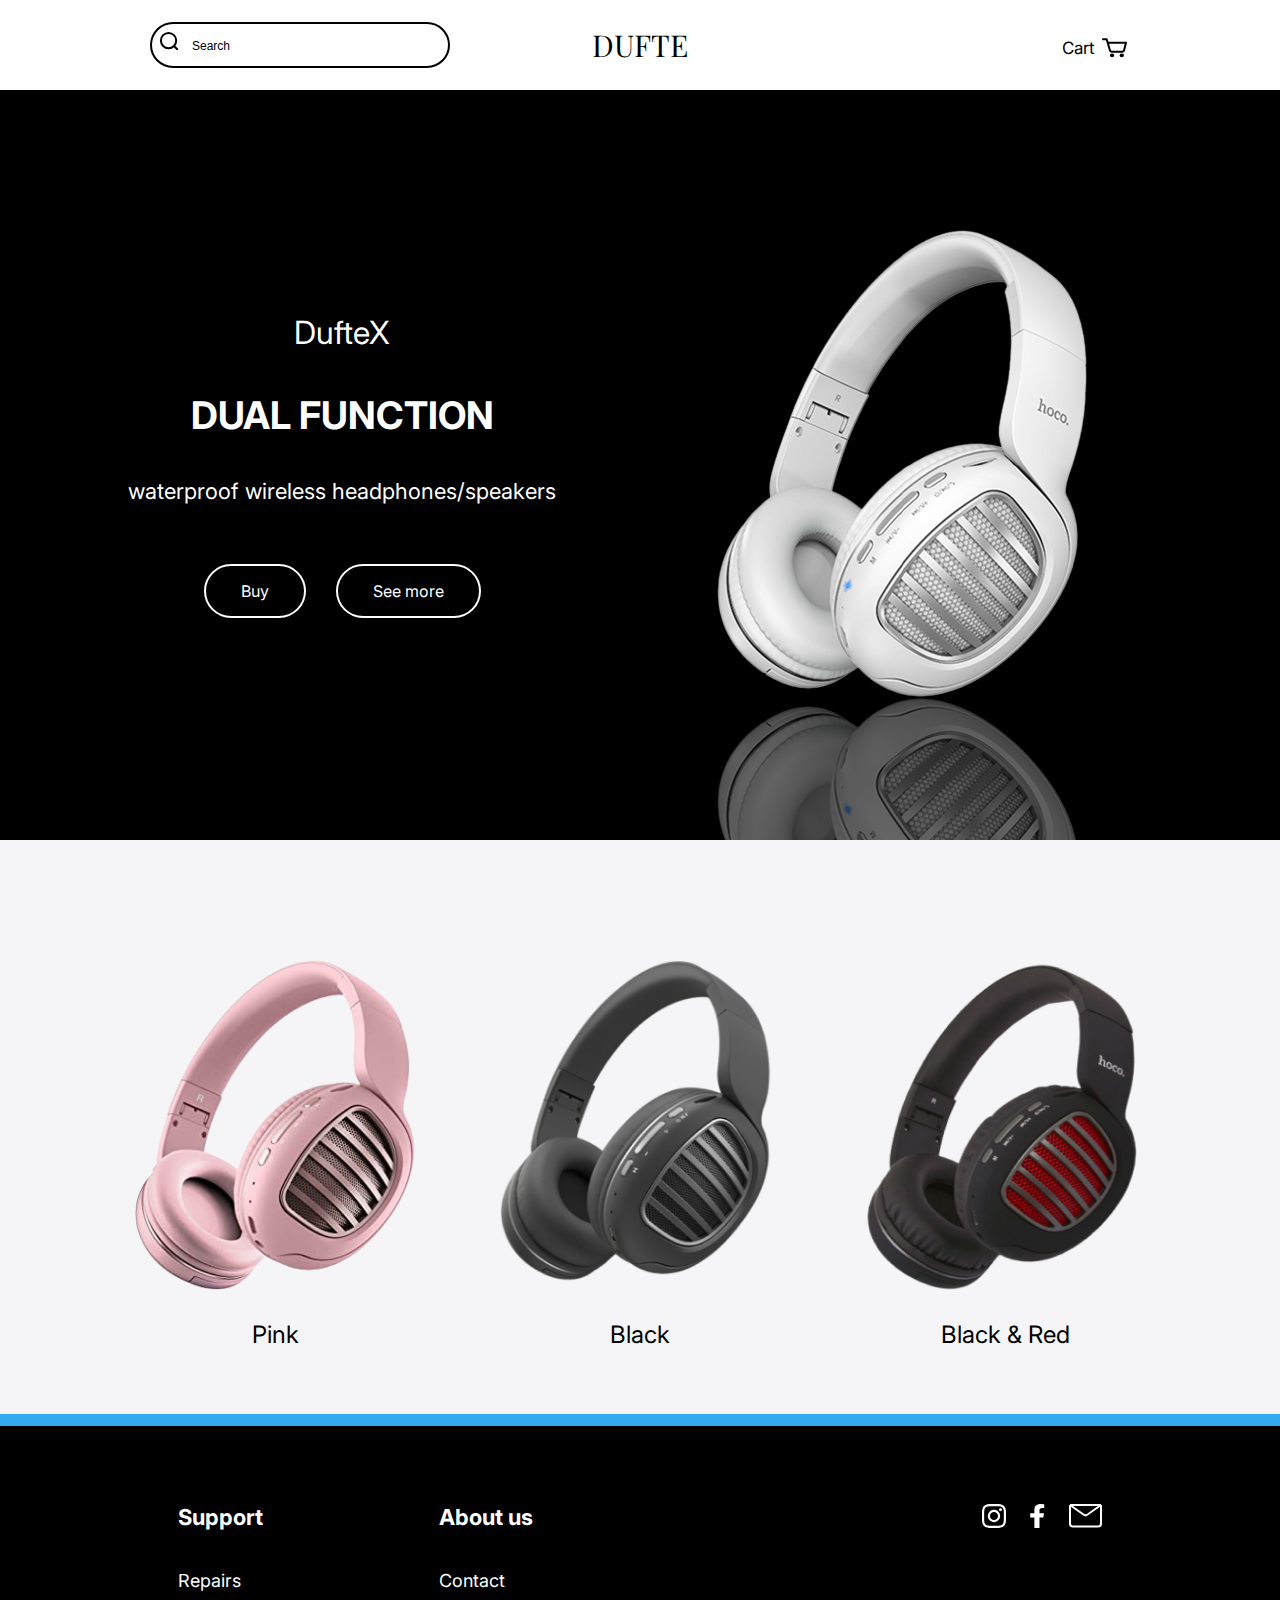
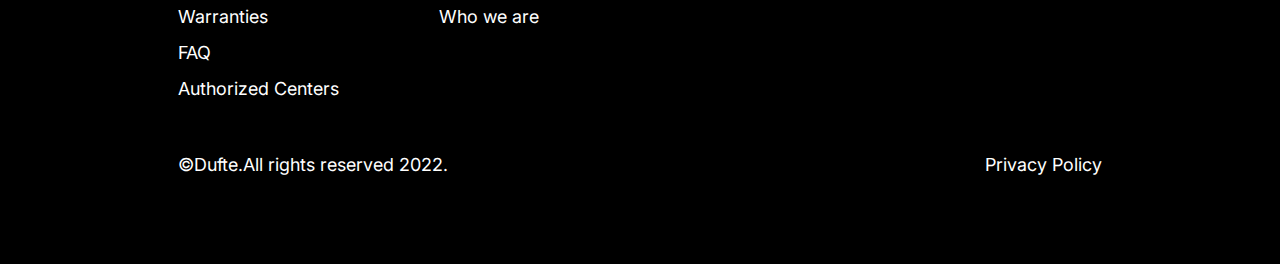
<file: index.html>
<!DOCTYPE html>
<html lang="en">
<head>
  <meta charset="UTF-8">
  <meta http-equiv="X-UA-Compatible" content="IE=edge">
  <meta name="viewport" content="width=device-width, initial-scale=1.0">
  <link rel="preconnect" href="https://fonts.googleapis.com"><link rel="preconnect" href="https://fonts.gstatic.com" crossorigin><link href="https://fonts.googleapis.com/css2?family=Inter:wght@400;700&family=Playfair+Display:wght@500&display=swap" rel="stylesheet">
  <link rel="stylesheet" href="./styles/styles.css">
  <title>DUFTE | Home</title>
</head>
<body>
  <header class="header">
    <div class="header-wrapper">
      <div class="header__searchbar">
        <button class="header__searchbar-icon"><span class="visually-hidden">Search an item</span></button>
        <input class="header__searchbar-input" type="search" placeholder="Search" name="search" >
      </div>
      <a href="../index.html" class="dufte-title">DUFTE</a>
      <a class="header__cart" href="#open-cart"><span>Cart</span></a>
    </div>
  </header>
  <main>
    <div class="hero-section">
      <div class="hero-section--flex">
        <div class="hero-section__info">
          <div class="hero-section__info--wrapper">
            <h1 class="hero-section__info--title">DufteX</h1>
            <p class="hero-section__info--subtitle">DUAL FUNCTION</p>
            <p class="hero-section__info--description">waterproof wireless headphones/speakers</p>
            <div class="hero-section__info--btn">
              <a href="./confirmation/confirmation.html" class="btn--black">Buy</a>
              <a href="./description/description.html" class="btn--black">See more</a>
            </div>
          </div>
        </div>
        <div class="hero-section__picture">
          <img class="hero-section__picture__img" src="./images/hero-headphones.png" alt="DufteX headphones white color">
          <div class="hero-section__picture__reflect"></div> 
          <!-- Div above only for reflection effect -->
        </div>
      </div>
    </div>
    <ul class="visualizer">
      <li class="visualizer__box">
        <img class="visualizer__box__img" src="./images/pink-headphones.png" alt="DufteX pink headphones">
        <p class="visualizer__box__anchor--align"><a class="visualizer__box__anchor" href="./description/description.html">Pink</a></p>
      </li>
      <li class="visualizer__box">
        <img class="visualizer__box__img" src="./images/black-headphones.png" alt="DufteX black headphones">
        <p class="visualizer__box__anchor--align"><a class="visualizer__box__anchor" href="./description/description.html">Black</a></p>
      </li>
      <li class="visualizer__box">
        <img class="visualizer__box__img" src="./images/black-red-headphones.png" alt="DufteX black headphones with red details">
        <p class="visualizer__box__anchor--align"><a class="visualizer__box__anchor" href="./description/description.html">Black & Red</a></p>
      </li>
    </ul>
  </main>
  <!-- cart code -->
  <div id="open-cart" class="cart">
    <a href="#" class="cart__close-btn"><span class="visually-hidden">Close cart</span></a>
    <div class="cart-wrapper">
      <button class="cart-wrapper__btn"><span class="visually-hidden">Remove this item</span></button>
      <img class="cart-wrapper__img" src="../images/description-headphones-four.png" alt="">
      <div class="cart-wrapper__info">
        <div class="cart-wrapper__info-details">
          <p>DufteX</p>
          <p>$250.00</p>
          <div class="cart-wrapper__info-details-color"></div> <!-- picked color -->
          <div class="cart-wrapper__info-details-quantity">
            <button class="quantity__btn--substract"><span class="visually-hidden">Remove item</span></button>
            <span class="quantity__counter">1</span>
            <button class="quantity__btn--add"><span class="visually-hidden">Add item</span></button>
          </div>
        </div>
        <a class="btn--lightblue" href="../confirmation/confirmation.html">Buy</a>
      </div>
    </div>
  </div>
  <footer class="footer">
    <div class="footer__stroke"></div>
    <div class="footer-wrapper">
      <div class="footer--flex">
        <div class="footer-info--flex">
          <div class="footer__list">
            <p>Support</p>
            <ul>
              <li><a href="#">Repairs</a></li>
              <li><a href="#">Warranties</a></li>
              <li><a href="#">FAQ</a></li>
              <li><a href="#">Authorized Centers</a></li>
            </ul>
          </div>
          <div class="footer__list footer__list--margin">
            <p>About us</p>
            <ul>
              <li><a href="#">Contact</a></li>
              <li><a href="#">Who we are</a></li>
            </ul>
          </div>
        </div>
        <div class="footer-social">
          <a href="#" class="footer-social__instagram"><span class="visually-hidden">go to our instagram</span></a>
          <a href="#" class="footer-social__facebook"><span class="visually-hidden">go to our facebook</span></a>
          <a href="#" class="footer-social__email"><span class="visually-hidden">send us an email</span></a>
        </div>
      </div>
      <div class="footer__rights">
        <p>©Dufte.All rights reserved 2022.</p>
        <p>Privacy Policy</p>
      </div>
    </div>
  </footer>
</body>
</html>
</file>
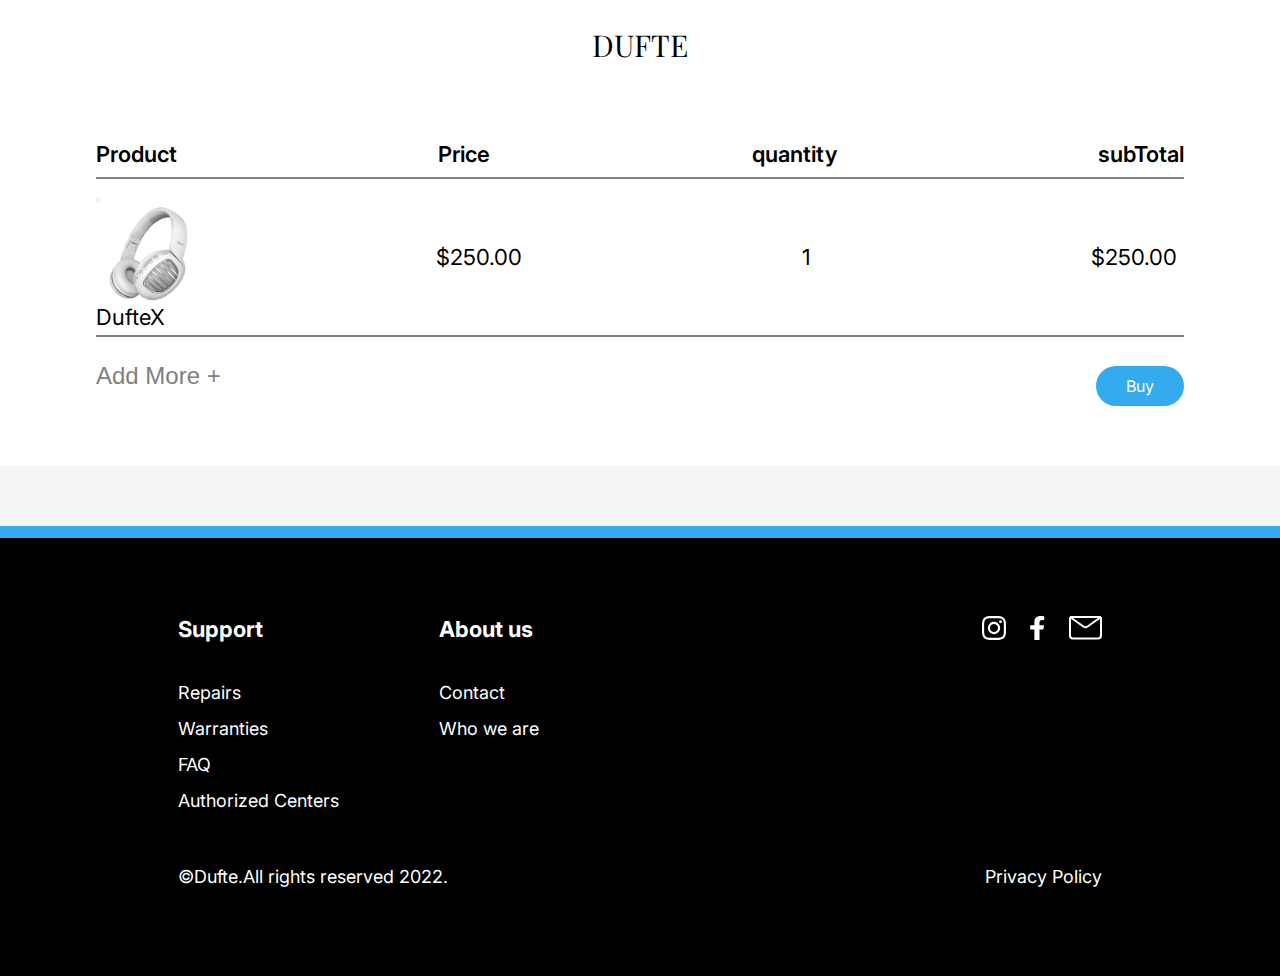
<file: confirmation/confirmation.html>
<!DOCTYPE html>
<html lang="en">
<head>
  <meta charset="UTF-8">
  <meta http-equiv="X-UA-Compatible" content="IE=edge">
  <meta name="viewport" content="width=device-width, initial-scale=1.0">
  <link href="https://fonts.googleapis.com/css2?family=Inter:wght@400;700&family=Playfair+Display:wght@500&display=swap" rel="stylesheet"/>
  <link rel="stylesheet" href="../styles/styles.css"/>
  <title>DUFTE | My cart</title>
</head>
<body>
  <header class="header">
    <div class="header-wrapper">
      <a href="../index.html" class="dufte-title">DUFTE</a>
    </div>
  </header>
  <main>
    <!--Confirm-section-->
    <section class="confirmCont"><!--Confirm-section-->
      <div class="confirmCont__descript">
        <ul class="confirm__list">
          <li>Product</li>
          <li>Price</li>
          <li>quantity</li>
          <li>subTotal</li>
        </ul>
        <!--gray border goes here-->
        <div class="confirmCont__datas"><!--this div can be used for gray color top border-->
          <div>
            <button class="buyInfoContent__closeBnt"><span class="visually-hidden">Remove Item</span></button>
            <div class="confirmCont__datasimgCont">
              <img class="confirmCont__img" src="../images/hero-headphones.png" alt="">
            </div>
            <span class="confirmCont__datasText">DufteX</span>
          </div>
          <span class="confirmCont__datasText">$250.00</span>
          <span class="confirmCont__datasText">1</span>
          <span class="confirmCont__datasText">$250.00</span>
        </div>
        <div class="confirmCont__btns"><!--this div can be used for gray color top border-->
          <button class="addBtn">Add More +</button>
          <a class="btn--lightblue" href="../payment/payment.html">Buy</a>
        </div>
      </div>
    </section><!--Confirm-section-->
  </main>
  <footer class="footer">
    <div class="footer__stroke"></div>
    <div class="footer-wrapper">
      <div class="footer--flex">
        <div class="footer-info--flex">
          <div class="footer__list">
            <p>Support</p>
            <ul>
              <li><a href="#">Repairs</a></li>
              <li><a href="#">Warranties</a></li>
              <li><a href="#">FAQ</a></li>
              <li><a href="#">Authorized Centers</a></li>
            </ul>
          </div>
          <div class="footer__list footer__list--margin">
            <p>About us</p>
            <ul>
              <li><a href="#">Contact</a></li>
              <li><a href="#">Who we are</a></li>
            </ul>
          </div>
        </div>
        <div class="footer-social">
          <a href="#" class="footer-social__instagram"><span class="visually-hidden">go to our instagram</span></a>
          <a href="#" class="footer-social__facebook"><span class="visually-hidden">go to our facebook</span></a>
          <a href="#" class="footer-social__email"><span class="visually-hidden">send us an email</span></a>
        </div>
      </div>
      <div class="footer__rights">
        <p>©Dufte.All rights reserved 2022.</p>
        <p>Privacy Policy</p>
      </div>
    </div>
  </footer>
</body>
</html>
</file>
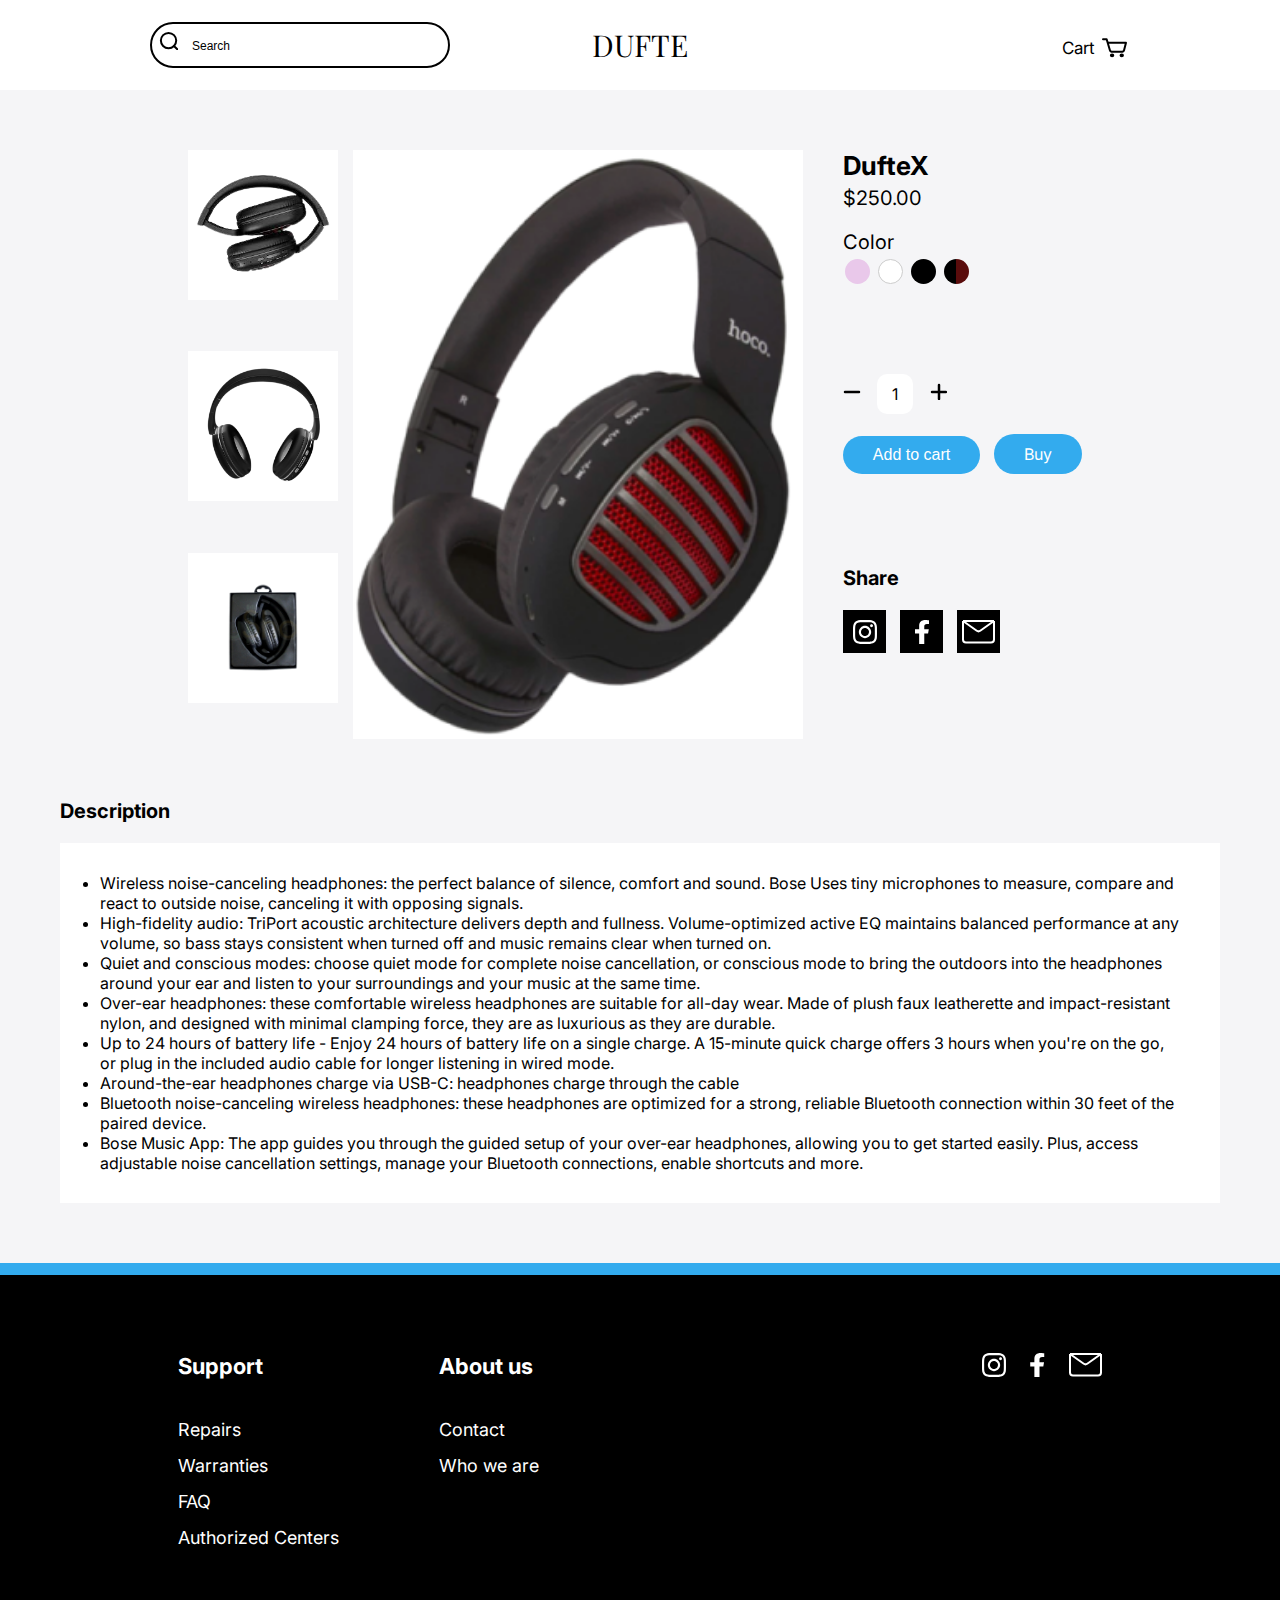
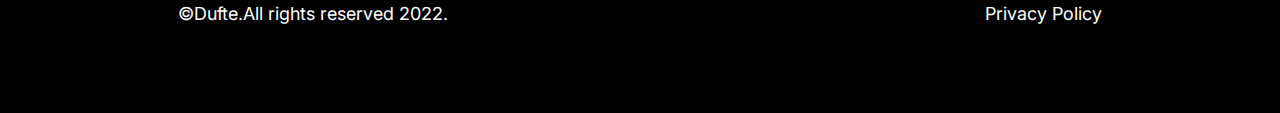
<file: description-black-red/description-black-red.html>
<!DOCTYPE html>
<html lang="en">
  <head>
    <meta charset="UTF-8"/>
    <meta http-equiv="X-UA-Compatible" content="IE=edge"/>
    <meta name="viewport" content="width=device-width, initial-scale=1.0"/>
    <link rel="preconnect" href="https://fonts.googleapis.com"/>
    <link rel="preconnect" href="https://fonts.gstatic.com" crossorigin/>
    <link href="https://fonts.googleapis.com/css2?family=Inter:wght@400;700&family=Playfair+Display:wght@500&display=swap" rel="stylesheet"/>
    <link rel="stylesheet" href="../styles/styles.css"/>
    <title>DUFTE | Product</title>
  </head>
  <body>
    <header class="header">
      <div class="header-wrapper">
        <div class="header__searchbar">
          <button class="header__searchbar-icon"><span class="visually-hidden">Search an item</span></button>
          <input class="header__searchbar-input" type="search" placeholder="Search" name="search" >
        </div>
        <a href="../index.html" class="dufte-title">DUFTE</a>
        <a class="header__cart" href="#open-cart"><span>Cart</span></a>
      </div>
    </header>
    <main>
      <section>
        <div class="preview">
          <div class="preview__gallery">
            <div class="preview__gallery--flex">
              <div class="preview__gallery-pic">
                <img src="../images/description-black-headphones-two.png" alt="" />
              </div>
              <div class="preview__gallery-pic">
                <img src="../images/description-black-headphones.png" alt="" />
              </div>
              <div class="preview__gallery-pic">
                <img src="../images/description-black-box.png" alt="" />
              </div>
            </div>
            <div class="preview__gallery--main">
              <button class="preview__gallery-btn--left">
                <span class="visually-hidden">Go to previous image</span>
              </button>
              <button class="preview__gallery-btn--right">
                <span class="visually-hidden">Go to next image</span>
              </button>
              <div class="preview__pic--main">
                <img src="../images/black-red-headphones.png" alt="" />
              </div>
            </div>
          </div>
          <div class="preview__info">
            <div class="product-customize">
              <div class="product-customize__pricing">
                <h1 class="product-customize__pricing--title">DufteX</h1>
                <p class="product-customize__pricing--amount">$250.00</p>
              </div>
              <form action="post" class="product-customize__color">
                <legend class="product-customize__color--title">Color</legend>
                <label>
                  <input class="product-customize__color--pink" type="radio" value="pink" name="product-color"/>
                  <span class="visually-hidden">Pink</span>
                </label>
                <label>
                  <input class="product-customize__color--white" type="radio" value="White" name="product-color"/>
                  <span class="visually-hidden">White</span>
                </label>
                <label>
                  <input class="product-customize__color--black" type="radio" value="black" name="product-color"/>
                  <span class="visually-hidden">Black</span>
                </label>
                <label>
                  <input class="product-customize__color--black-red" type="radio" value="black_red" name="product-color"/>
                  <span class="visually-hidden">Black and red</span>
                </label>
              </form>
            </div>
            <div class="product-customize__quantity">
              <div class="product-customize__quantity--btn">
                <button class="quantity__btn--substract">
                  <span class="visually-hidden">Add another item</span>
                </button>
                <span class="quantity__counter">1</span>
                <button class="quantity__btn--add">
                  <span class="visually-hidden">Remove one item</span>
                </button>
              </div>
              <div class="product-customize__btn">
                <button class="btn--lightblue">Add to cart</button>
                <a href="../confirmation/confirmation.html" class="btn--lightblue">Buy</a>
              </div>
            </div>
            <div class="product__share">
              <p class="product__share-title">Share</p>
              <a class="product__share-social--instagram" href="#"><span class="visually-hidden">Share this item on instagram</span></a>
              <a class="product__share-social--facebook" href="#"><span class="visually-hidden">Share this item on Facebook</span></a>
              <a class="product__share-social--email" href="#"><span class="visually-hidden">Share this item on email</span></a>
            </div>
          </div>
        </div>
        <div class="product__description">
          <h2 class="product__description-title">Description</h2>
          <ul class="product__description-info">
            <li>
              Wireless noise-canceling headphones: the perfect balance of
              silence, comfort and sound. Bose Uses tiny microphones to measure,
              compare and react to outside noise, canceling it with opposing
              signals.
            </li>
            <li>
              High-fidelity audio: TriPort acoustic architecture delivers depth
              and fullness. Volume-optimized active EQ maintains balanced
              performance at any volume, so bass stays consistent when turned
              off and music remains clear when turned on.
            </li>
            <li>
              Quiet and conscious modes: choose quiet mode for complete noise
              cancellation, or conscious mode to bring the outdoors into the
              headphones around your ear and listen to your surroundings and
              your music at the same time.
            </li>
            <li>
              Over-ear headphones: these comfortable wireless headphones are
              suitable for all-day wear. Made of plush faux leatherette and
              impact-resistant nylon, and designed with minimal clamping force,
              they are as luxurious as they are durable.
            </li>
            <li>
              Up to 24 hours of battery life - Enjoy 24 hours of battery life on
              a single charge. A 15-minute quick charge offers 3 hours when
              you're on the go, or plug in the included audio cable for longer
              listening in wired mode.
            </li>
            <li>
              Around-the-ear headphones charge via USB-C: headphones charge
              through the cable
            </li>
            <li>
              Bluetooth noise-canceling wireless headphones: these headphones
              are optimized for a strong, reliable Bluetooth connection within
              30 feet of the paired device.
            </li>
            <li>
              Bose Music App: The app guides you through the guided setup of
              your over-ear headphones, allowing you to get started easily.
              Plus, access adjustable noise cancellation settings, manage your
              Bluetooth connections, enable shortcuts and more.
            </li>
          </ul>
        </div>
      </section>
    </main>
    <!-- cart code -->
    <div id="open-cart" class="cart">
      <a href="#" class="cart__close-btn"><span class="visually-hidden">Close cart</span></a>
      <div class="cart-wrapper">
        <button class="cart-wrapper__btn"><span class="visually-hidden">Remove this item</span></button>
        <img class="cart-wrapper__img" src="../images/description-headphones-four.png" alt="">
        <div class="cart-wrapper__info">
          <div class="cart-wrapper__info-details">
            <p>DufteX</p>
            <p>$250.00</p>
            <div class="cart-wrapper__info-details-color"></div> <!-- picked color -->
            <div class="cart-wrapper__info-details-quantity">
              <button class="quantity__btn--substract"><span class="visually-hidden">Remove item</span></button>
              <span class="quantity__counter">1</span>
              <button class="quantity__btn--add"><span class="visually-hidden">Add item</span></button>
            </div>
          </div>
          <a class="btn--lightblue" href="../confirmation/confirmation.html">Buy</a>
        </div>
      </div>
    </div>
    </main>
    <footer class="footer">
      <div class="footer__stroke"></div>
      <div class="footer-wrapper">
        <div class="footer--flex">
          <div class="footer-info--flex">
            <div class="footer__list">
              <p>Support</p>
              <ul>
                <li><a href="#">Repairs</a></li>
                <li><a href="#">Warranties</a></li>
                <li><a href="#">FAQ</a></li>
                <li><a href="#">Authorized Centers</a></li>
              </ul>
            </div>
            <div class="footer__list footer__list--margin">
              <p>About us</p>
              <ul>
                <li><a href="#">Contact</a></li>
                <li><a href="#">Who we are</a></li>
              </ul>
            </div>
          </div>
          <div class="footer-social">
            <a href="#" class="footer-social__instagram"><span class="visually-hidden">go to our instagram</span></a>
            <a href="#" class="footer-social__facebook"><span class="visually-hidden">go to our facebook</span></a>
            <a href="#" class="footer-social__email"><span class="visually-hidden">send us an email</span></a>
          </div>
        </div>
        <div class="footer__rights">
          <p>©Dufte.All rights reserved 2022.</p>
          <p>Privacy Policy</p>
        </div>
      </div>
    </footer>
  </body>
</html>
</file>
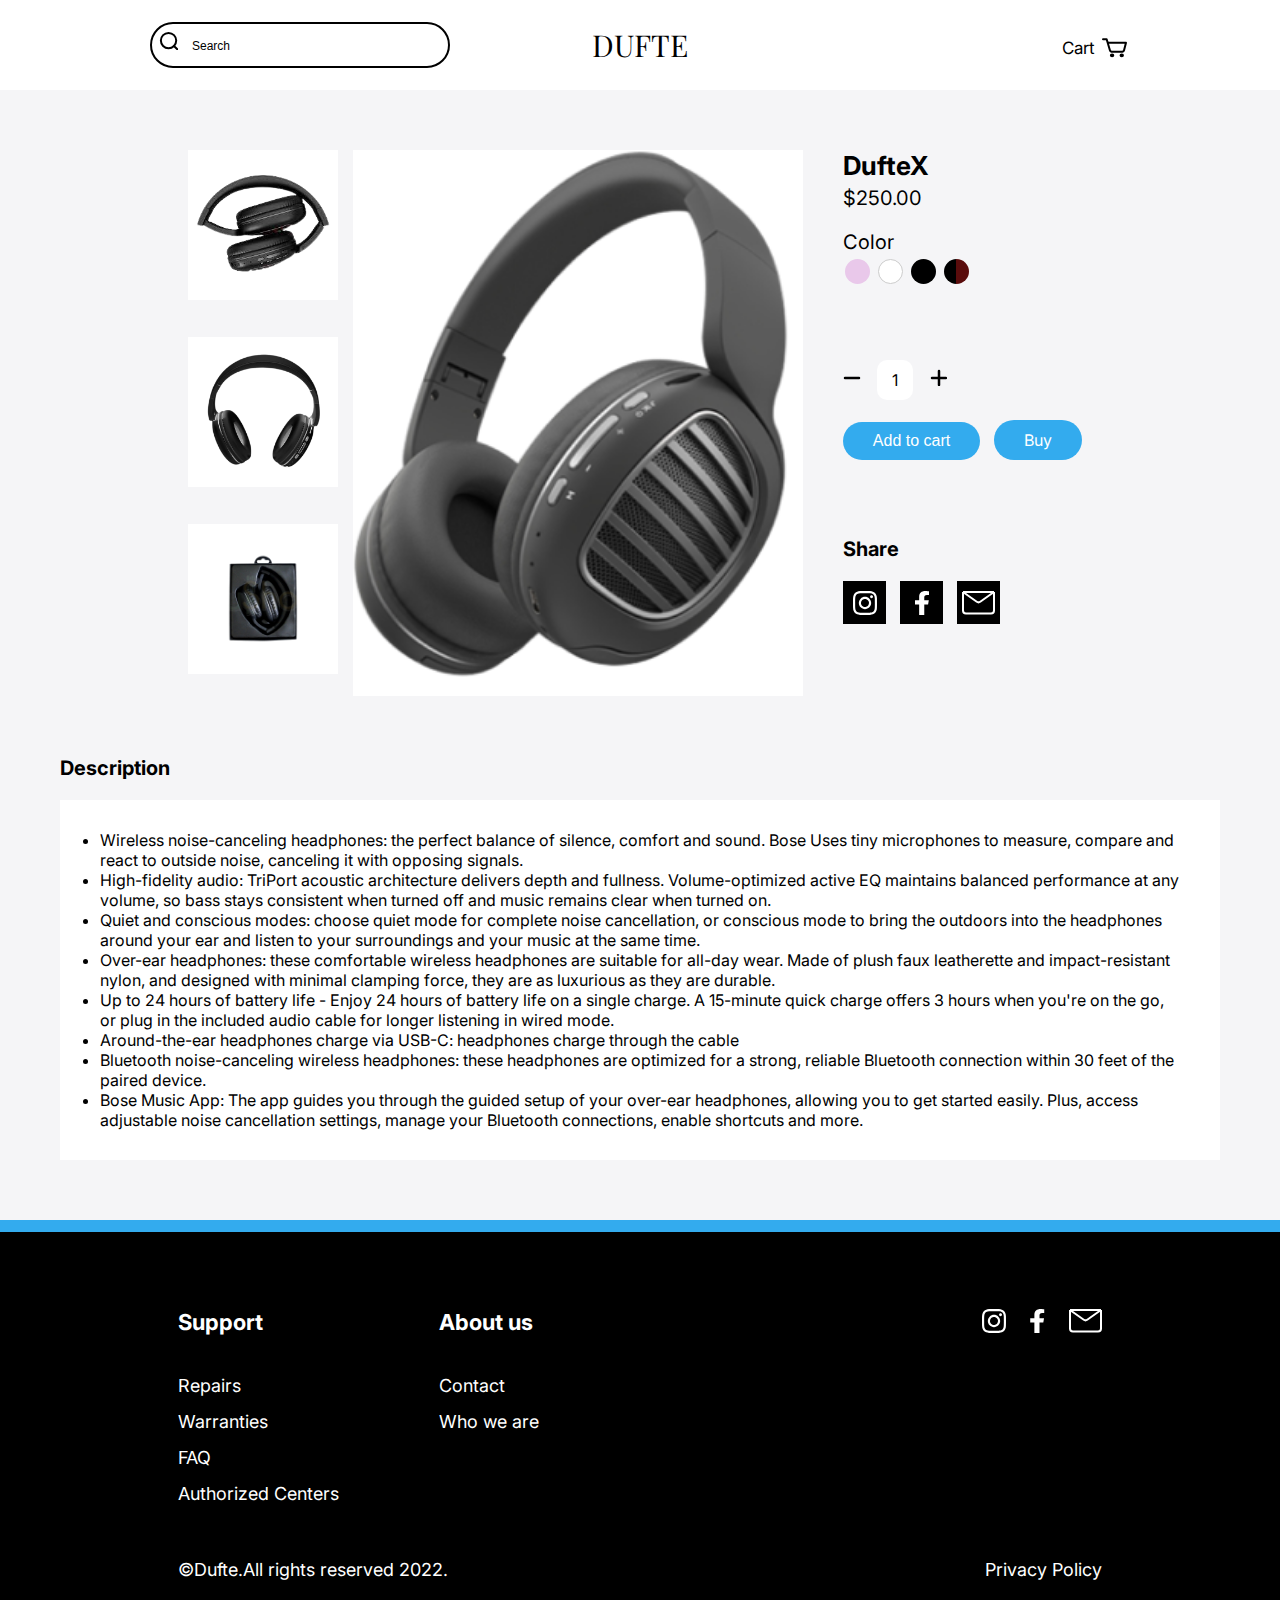
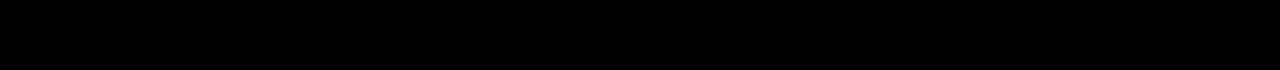
<file: description-black/description-black.html>
<!DOCTYPE html>
<html lang="en">
  <head>
    <meta charset="UTF-8"/>
    <meta http-equiv="X-UA-Compatible" content="IE=edge"/>
    <meta name="viewport" content="width=device-width, initial-scale=1.0"/>
    <link rel="preconnect" href="https://fonts.googleapis.com"/>
    <link rel="preconnect" href="https://fonts.gstatic.com" crossorigin/>
    <link href="https://fonts.googleapis.com/css2?family=Inter:wght@400;700&family=Playfair+Display:wght@500&display=swap" rel="stylesheet"/>
    <link rel="stylesheet" href="../styles/styles.css"/>
    <title>DUFTE | Product</title>
  </head>
  <body>
    <header class="header">
      <div class="header-wrapper">
        <div class="header__searchbar">
          <button class="header__searchbar-icon"><span class="visually-hidden">Search an item</span></button>
          <input class="header__searchbar-input" type="search" placeholder="Search" name="search" >
        </div>
        <a href="../index.html" class="dufte-title">DUFTE</a>
        <a class="header__cart" href="#open-cart"><span>Cart</span></a>
      </div>
    </header>
    <main>
      <section>
        <div class="preview">
          <div class="preview__gallery">
            <div class="preview__gallery--flex">
              <div class="preview__gallery-pic">
                <img src="../images/description-black-headphones-two.png" alt="" />
              </div>
              <div class="preview__gallery-pic">
                <img src="../images/description-black-headphones.png" alt="" />
              </div>
              <div class="preview__gallery-pic">
                <img src="../images/description-black-box.png" alt="" />
              </div>
            </div>
            <div class="preview__gallery--main">
              <button class="preview__gallery-btn--left">
                <span class="visually-hidden">Go to previous image</span>
              </button>
              <button class="preview__gallery-btn--right">
                <span class="visually-hidden">Go to next image</span>
              </button>
              <div class="preview__pic--main">
                <img src="../images/black-headphones.png" alt="" />
              </div>
            </div>
          </div>
          <div class="preview__info">
            <div class="product-customize">
              <div class="product-customize__pricing">
                <h1 class="product-customize__pricing--title">DufteX</h1>
                <p class="product-customize__pricing--amount">$250.00</p>
              </div>
              <form action="post" class="product-customize__color">
                <legend class="product-customize__color--title">Color</legend>
                <label>
                  <input class="product-customize__color--pink" type="radio" value="pink" name="product-color"/>
                  <span class="visually-hidden">Pink</span>
                </label>
                <label>
                  <input class="product-customize__color--white" type="radio" value="White" name="product-color"/>
                  <span class="visually-hidden">White</span>
                </label>
                <label>
                  <input class="product-customize__color--black" type="radio" value="black" name="product-color"/>
                  <span class="visually-hidden">Black</span>
                </label>
                <label>
                  <input class="product-customize__color--black-red" type="radio" value="black_red" name="product-color"/>
                  <span class="visually-hidden">Black and red</span>
                </label>
              </form>
            </div>
            <div class="product-customize__quantity">
              <div class="product-customize__quantity--btn">
                <button class="quantity__btn--substract">
                  <span class="visually-hidden">Add another item</span>
                </button>
                <span class="quantity__counter">1</span>
                <button class="quantity__btn--add">
                  <span class="visually-hidden">Remove one item</span>
                </button>
              </div>
              <div class="product-customize__btn">
                <button class="btn--lightblue">Add to cart</button>
                <a href="../confirmation/confirmation.html" class="btn--lightblue">Buy</a>
              </div>
            </div>
            <div class="product__share">
              <p class="product__share-title">Share</p>
              <a class="product__share-social--instagram" href="#"><span class="visually-hidden">Share this item on instagram</span></a>
              <a class="product__share-social--facebook" href="#"><span class="visually-hidden">Share this item on Facebook</span></a>
              <a class="product__share-social--email" href="#"><span class="visually-hidden">Share this item on email</span></a>
            </div>
          </div>
        </div>
        <div class="product__description">
          <h2 class="product__description-title">Description</h2>
          <ul class="product__description-info">
            <li>
              Wireless noise-canceling headphones: the perfect balance of
              silence, comfort and sound. Bose Uses tiny microphones to measure,
              compare and react to outside noise, canceling it with opposing
              signals.
            </li>
            <li>
              High-fidelity audio: TriPort acoustic architecture delivers depth
              and fullness. Volume-optimized active EQ maintains balanced
              performance at any volume, so bass stays consistent when turned
              off and music remains clear when turned on.
            </li>
            <li>
              Quiet and conscious modes: choose quiet mode for complete noise
              cancellation, or conscious mode to bring the outdoors into the
              headphones around your ear and listen to your surroundings and
              your music at the same time.
            </li>
            <li>
              Over-ear headphones: these comfortable wireless headphones are
              suitable for all-day wear. Made of plush faux leatherette and
              impact-resistant nylon, and designed with minimal clamping force,
              they are as luxurious as they are durable.
            </li>
            <li>
              Up to 24 hours of battery life - Enjoy 24 hours of battery life on
              a single charge. A 15-minute quick charge offers 3 hours when
              you're on the go, or plug in the included audio cable for longer
              listening in wired mode.
            </li>
            <li>
              Around-the-ear headphones charge via USB-C: headphones charge
              through the cable
            </li>
            <li>
              Bluetooth noise-canceling wireless headphones: these headphones
              are optimized for a strong, reliable Bluetooth connection within
              30 feet of the paired device.
            </li>
            <li>
              Bose Music App: The app guides you through the guided setup of
              your over-ear headphones, allowing you to get started easily.
              Plus, access adjustable noise cancellation settings, manage your
              Bluetooth connections, enable shortcuts and more.
            </li>
          </ul>
        </div>
      </section>
    </main>
    <!-- cart code -->
    <div id="open-cart" class="cart">
      <a href="#" class="cart__close-btn"><span class="visually-hidden">Close cart</span></a>
      <div class="cart-wrapper">
        <button class="cart-wrapper__btn"><span class="visually-hidden">Remove this item</span></button>
        <img class="cart-wrapper__img" src="../images/description-headphones-four.png" alt="">
        <div class="cart-wrapper__info">
          <div class="cart-wrapper__info-details">
            <p>DufteX</p>
            <p>$250.00</p>
            <div class="cart-wrapper__info-details-color"></div> <!-- picked color -->
            <div class="cart-wrapper__info-details-quantity">
              <button class="quantity__btn--substract"><span class="visually-hidden">Remove item</span></button>
              <span class="quantity__counter">1</span>
              <button class="quantity__btn--add"><span class="visually-hidden">Add item</span></button>
            </div>
          </div>
          <a class="btn--lightblue" href="../confirmation/confirmation.html">Buy</a>
        </div>
      </div>
    </div>
    </main>
    <footer class="footer">
      <div class="footer__stroke"></div>
      <div class="footer-wrapper">
        <div class="footer--flex">
          <div class="footer-info--flex">
            <div class="footer__list">
              <p>Support</p>
              <ul>
                <li><a href="#">Repairs</a></li>
                <li><a href="#">Warranties</a></li>
                <li><a href="#">FAQ</a></li>
                <li><a href="#">Authorized Centers</a></li>
              </ul>
            </div>
            <div class="footer__list footer__list--margin">
              <p>About us</p>
              <ul>
                <li><a href="#">Contact</a></li>
                <li><a href="#">Who we are</a></li>
              </ul>
            </div>
          </div>
          <div class="footer-social">
            <a href="#" class="footer-social__instagram"><span class="visually-hidden">go to our instagram</span></a>
            <a href="#" class="footer-social__facebook"><span class="visually-hidden">go to our facebook</span></a>
            <a href="#" class="footer-social__email"><span class="visually-hidden">send us an email</span></a>
          </div>
        </div>
        <div class="footer__rights">
          <p>©Dufte.All rights reserved 2022.</p>
          <p>Privacy Policy</p>
        </div>
      </div>
    </footer>
  </body>
</html>
</file>
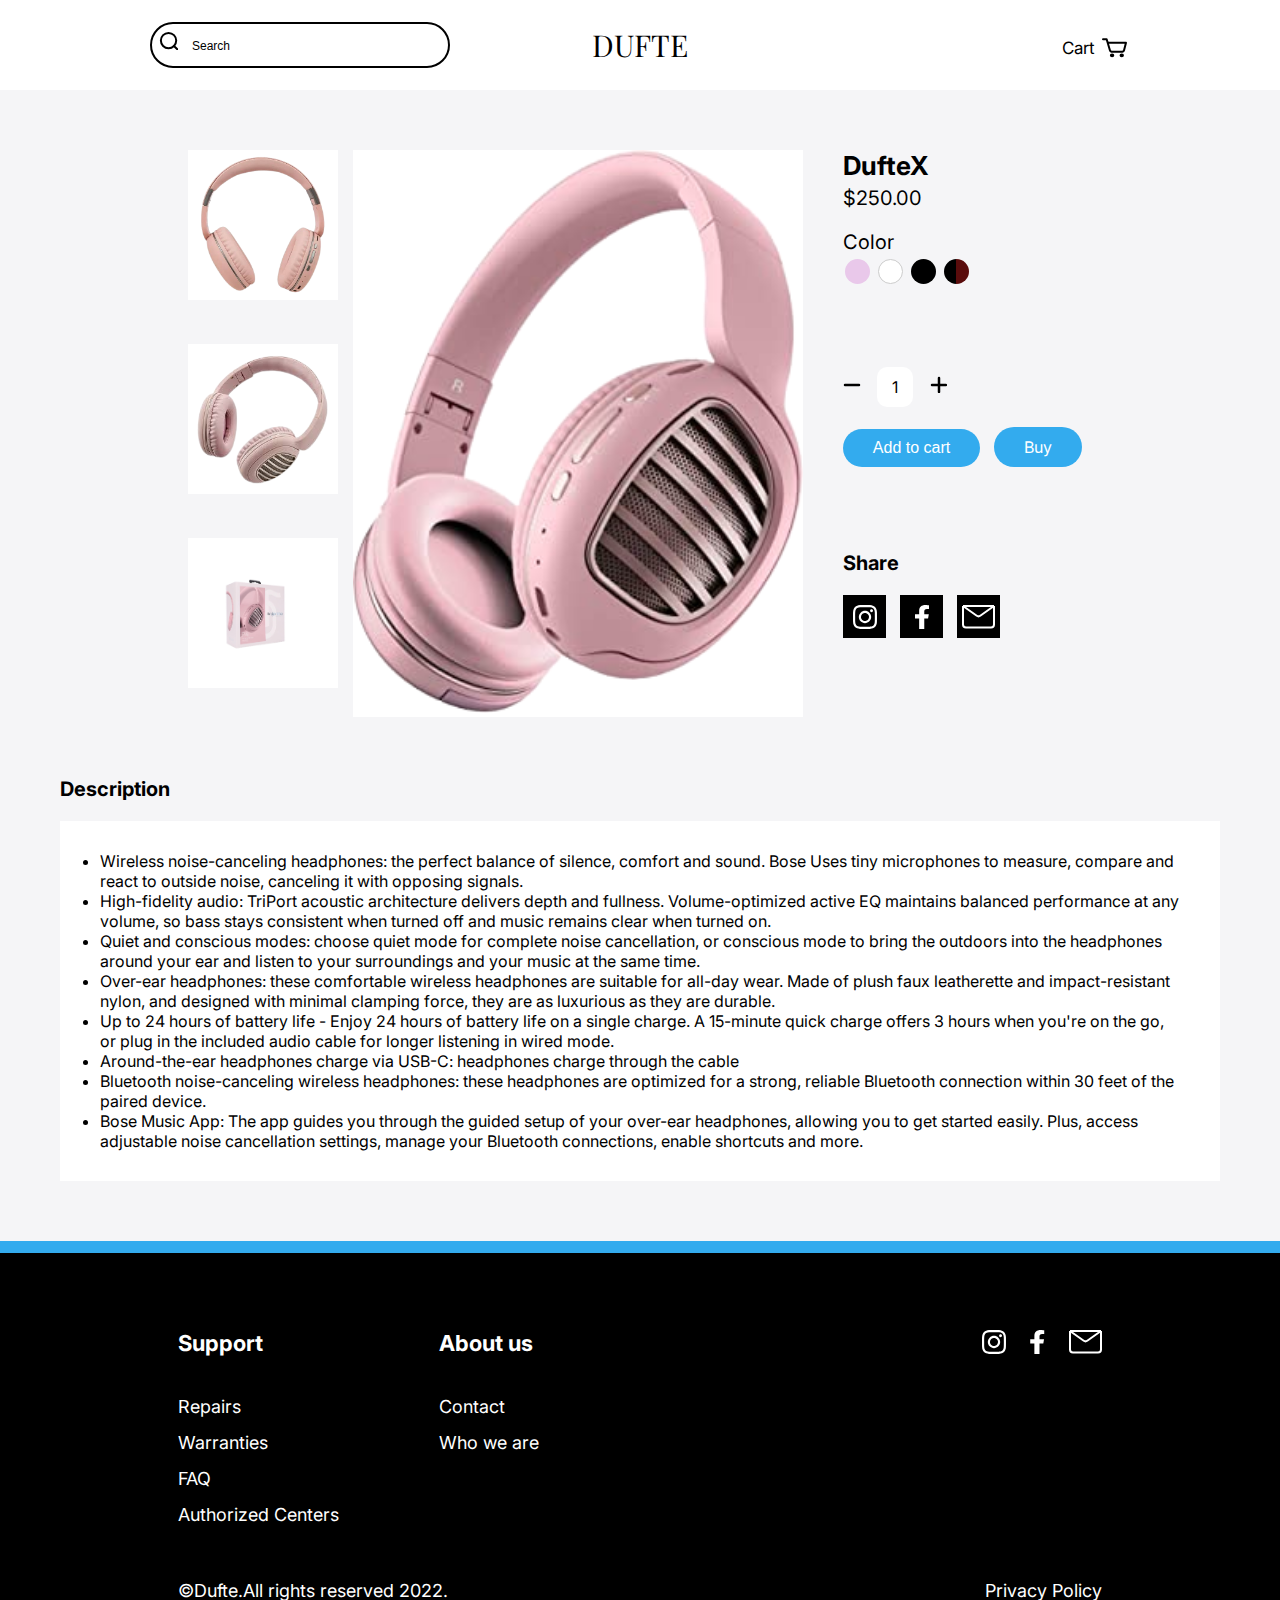
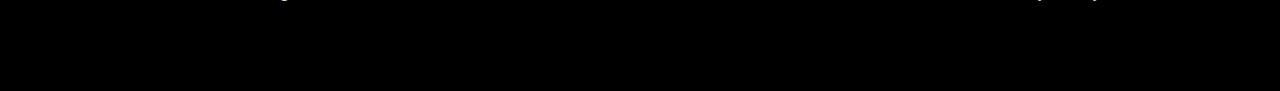
<file: description-pink/description-pink.html>
<!DOCTYPE html>
<html lang="en">
  <head>
    <meta charset="UTF-8"/>
    <meta http-equiv="X-UA-Compatible" content="IE=edge"/>
    <meta name="viewport" content="width=device-width, initial-scale=1.0"/>
    <link rel="preconnect" href="https://fonts.googleapis.com"/>
    <link rel="preconnect" href="https://fonts.gstatic.com" crossorigin/>
    <link href="https://fonts.googleapis.com/css2?family=Inter:wght@400;700&family=Playfair+Display:wght@500&display=swap" rel="stylesheet"/>
    <link rel="stylesheet" href="../styles/styles.css"/>
    <title>DUFTE | Product</title>
  </head>
  <body>
    <header class="header">
      <div class="header-wrapper">
        <div class="header__searchbar">
          <button class="header__searchbar-icon"><span class="visually-hidden">Search an item</span></button>
          <input class="header__searchbar-input" type="search" placeholder="Search" name="search" >
        </div>
        <a href="../index.html" class="dufte-title">DUFTE</a>
        <a class="header__cart" href="#open-cart"><span>Cart</span></a>
      </div>
    </header>
    <main>
      <section>
        <div class="preview">
          <div class="preview__gallery">
            <div class="preview__gallery--flex">
              <div class="preview__gallery-pic">
                <img src="../images/description-pink-headphones-one.png" alt="" />
              </div>
              <div class="preview__gallery-pic">
                <img src="../images/description-pink-headphones-two.png" alt="" />
              </div>
              <div class="preview__gallery-pic">
                <img src="../images/description-pink-three.png" alt="" />
              </div>
            </div>
            <div class="preview__gallery--main">
              <button class="preview__gallery-btn--left">
                <span class="visually-hidden">Go to previous image</span>
              </button>
              <button class="preview__gallery-btn--right">
                <span class="visually-hidden">Go to next image</span>
              </button>
              <div class="preview__pic--main">
                <img src="../images/pink-headphones.png" alt="" />
              </div>
            </div>
          </div>
          <div class="preview__info">
            <div class="product-customize">
              <div class="product-customize__pricing">
                <h1 class="product-customize__pricing--title">DufteX</h1>
                <p class="product-customize__pricing--amount">$250.00</p>
              </div>
              <form action="post" class="product-customize__color">
                <legend class="product-customize__color--title">Color</legend>
                <label>
                  <input class="product-customize__color--pink" type="radio" value="pink" name="product-color"/>
                  <span class="visually-hidden">Pink</span>
                </label>
                <label>
                  <input class="product-customize__color--white" type="radio" value="White" name="product-color"/>
                  <span class="visually-hidden">White</span>
                </label>
                <label>
                  <input class="product-customize__color--black" type="radio" value="black" name="product-color"/>
                  <span class="visually-hidden">Black</span>
                </label>
                <label>
                  <input class="product-customize__color--black-red" type="radio" value="black_red" name="product-color"/>
                  <span class="visually-hidden">Black and red</span>
                </label>
              </form>
            </div>
            <div class="product-customize__quantity">
              <div class="product-customize__quantity--btn">
                <button class="quantity__btn--substract">
                  <span class="visually-hidden">Add another item</span>
                </button>
                <span class="quantity__counter">1</span>
                <button class="quantity__btn--add">
                  <span class="visually-hidden">Remove one item</span>
                </button>
              </div>
              <div class="product-customize__btn">
                <button class="btn--lightblue">Add to cart</button>
                <a href="../confirmation/confirmation.html" class="btn--lightblue">Buy</a>
              </div>
            </div>
            <div class="product__share">
              <p class="product__share-title">Share</p>
              <a class="product__share-social--instagram" href="#"><span class="visually-hidden">Share this item on instagram</span></a>
              <a class="product__share-social--facebook" href="#"><span class="visually-hidden">Share this item on Facebook</span></a>
              <a class="product__share-social--email" href="#"><span class="visually-hidden">Share this item on email</span></a>
            </div>
          </div>
        </div>
        <div class="product__description">
          <h2 class="product__description-title">Description</h2>
          <ul class="product__description-info">
            <li>
              Wireless noise-canceling headphones: the perfect balance of
              silence, comfort and sound. Bose Uses tiny microphones to measure,
              compare and react to outside noise, canceling it with opposing
              signals.
            </li>
            <li>
              High-fidelity audio: TriPort acoustic architecture delivers depth
              and fullness. Volume-optimized active EQ maintains balanced
              performance at any volume, so bass stays consistent when turned
              off and music remains clear when turned on.
            </li>
            <li>
              Quiet and conscious modes: choose quiet mode for complete noise
              cancellation, or conscious mode to bring the outdoors into the
              headphones around your ear and listen to your surroundings and
              your music at the same time.
            </li>
            <li>
              Over-ear headphones: these comfortable wireless headphones are
              suitable for all-day wear. Made of plush faux leatherette and
              impact-resistant nylon, and designed with minimal clamping force,
              they are as luxurious as they are durable.
            </li>
            <li>
              Up to 24 hours of battery life - Enjoy 24 hours of battery life on
              a single charge. A 15-minute quick charge offers 3 hours when
              you're on the go, or plug in the included audio cable for longer
              listening in wired mode.
            </li>
            <li>
              Around-the-ear headphones charge via USB-C: headphones charge
              through the cable
            </li>
            <li>
              Bluetooth noise-canceling wireless headphones: these headphones
              are optimized for a strong, reliable Bluetooth connection within
              30 feet of the paired device.
            </li>
            <li>
              Bose Music App: The app guides you through the guided setup of
              your over-ear headphones, allowing you to get started easily.
              Plus, access adjustable noise cancellation settings, manage your
              Bluetooth connections, enable shortcuts and more.
            </li>
          </ul>
        </div>
      </section>
    </main>
    <!-- cart code -->
    <div id="open-cart" class="cart">
      <a href="#" class="cart__close-btn"><span class="visually-hidden">Close cart</span></a>
      <div class="cart-wrapper">
        <button class="cart-wrapper__btn"><span class="visually-hidden">Remove this item</span></button>
        <img class="cart-wrapper__img" src="../images/description-headphones-four.png" alt="">
        <div class="cart-wrapper__info">
          <div class="cart-wrapper__info-details">
            <p>DufteX</p>
            <p>$250.00</p>
            <div class="cart-wrapper__info-details-color"></div> <!-- picked color -->
            <div class="cart-wrapper__info-details-quantity">
              <button class="quantity__btn--substract"><span class="visually-hidden">Remove item</span></button>
              <span class="quantity__counter">1</span>
              <button class="quantity__btn--add"><span class="visually-hidden">Add item</span></button>
            </div>
          </div>
          <a class="btn--lightblue" href="../confirmation/confirmation.html">Buy</a>
        </div>
      </div>
    </div>
    </main>
    <footer class="footer">
      <div class="footer__stroke"></div>
      <div class="footer-wrapper">
        <div class="footer--flex">
          <div class="footer-info--flex">
            <div class="footer__list">
              <p>Support</p>
              <ul>
                <li><a href="#">Repairs</a></li>
                <li><a href="#">Warranties</a></li>
                <li><a href="#">FAQ</a></li>
                <li><a href="#">Authorized Centers</a></li>
              </ul>
            </div>
            <div class="footer__list footer__list--margin">
              <p>About us</p>
              <ul>
                <li><a href="#">Contact</a></li>
                <li><a href="#">Who we are</a></li>
              </ul>
            </div>
          </div>
          <div class="footer-social">
            <a href="#" class="footer-social__instagram"><span class="visually-hidden">go to our instagram</span></a>
            <a href="#" class="footer-social__facebook"><span class="visually-hidden">go to our facebook</span></a>
            <a href="#" class="footer-social__email"><span class="visually-hidden">send us an email</span></a>
          </div>
        </div>
        <div class="footer__rights">
          <p>©Dufte.All rights reserved 2022.</p>
          <p>Privacy Policy</p>
        </div>
      </div>
    </footer>
  </body>
</html>
</file>
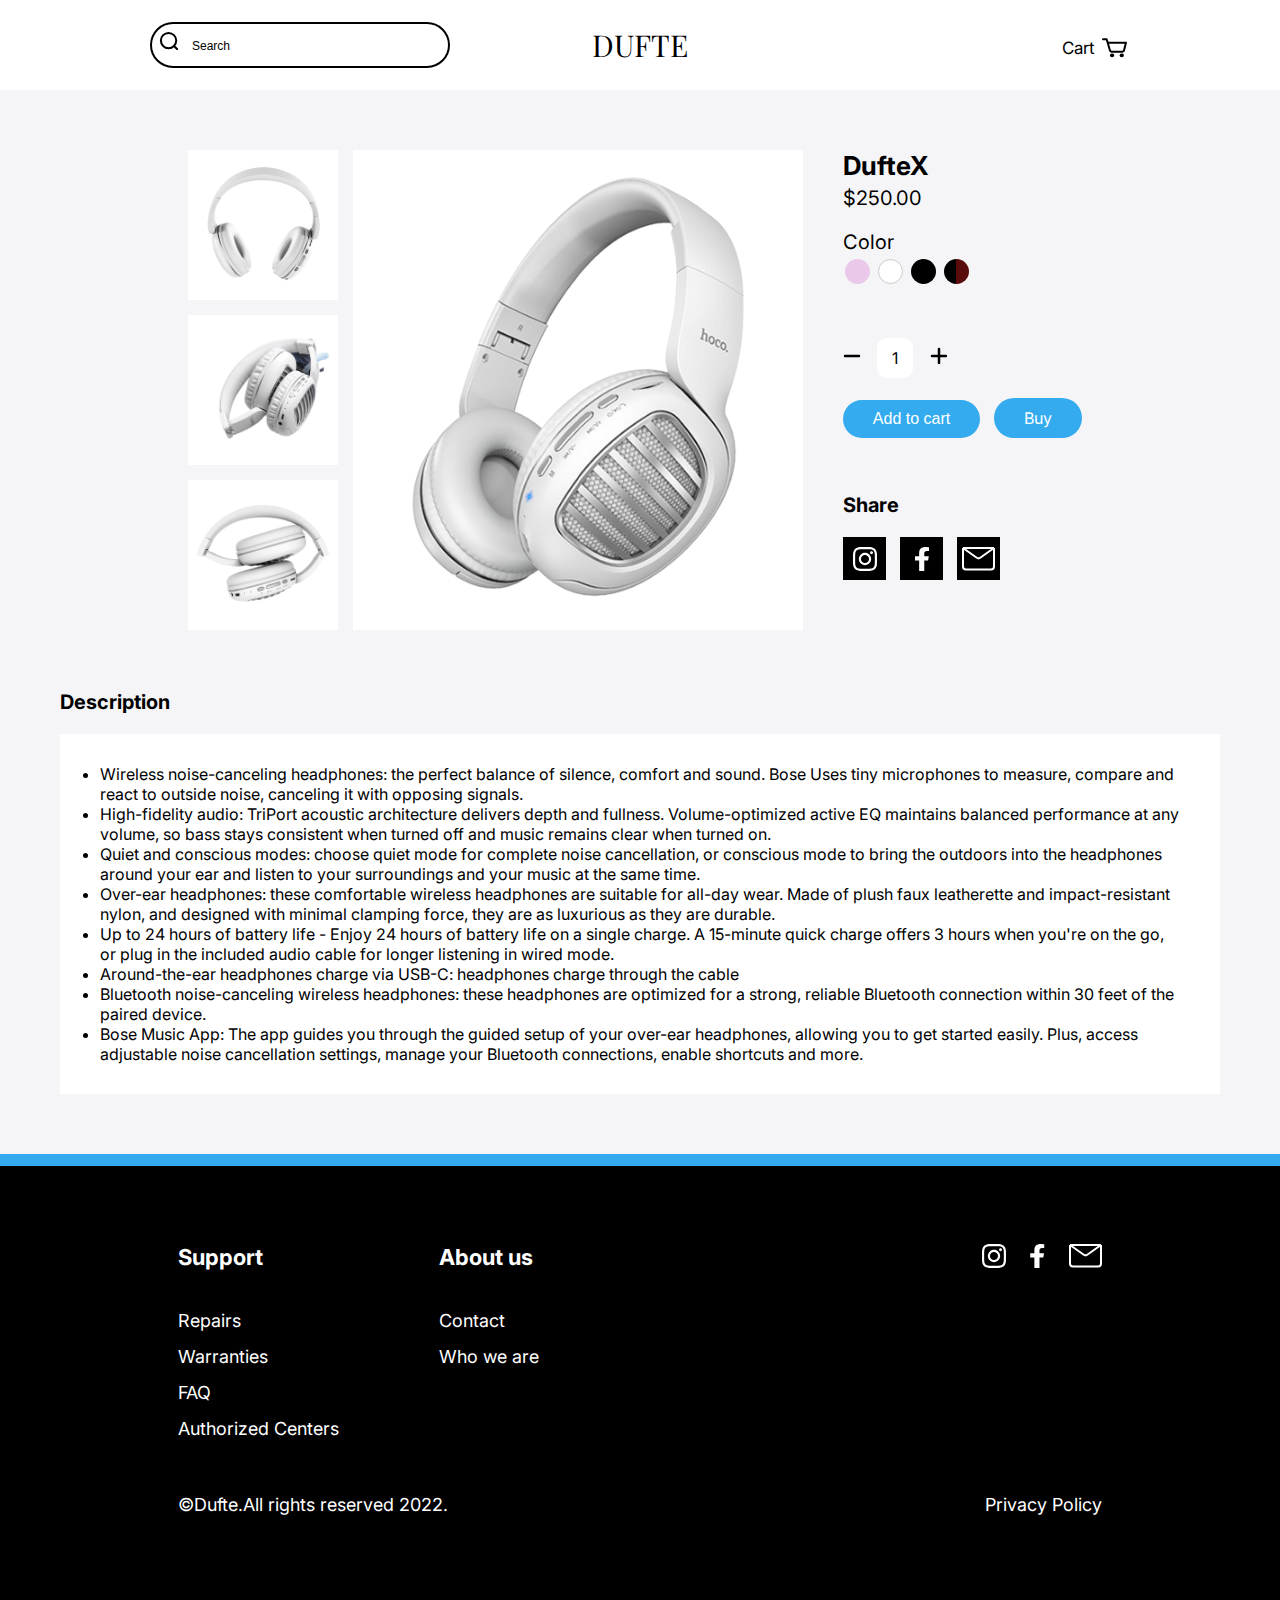
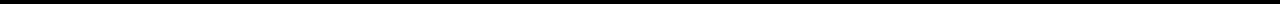
<file: description-white/description-white.html>
<!DOCTYPE html>
<html lang="en">
  <head>
    <meta charset="UTF-8"/>
    <meta http-equiv="X-UA-Compatible" content="IE=edge"/>
    <meta name="viewport" content="width=device-width, initial-scale=1.0"/>
    <link rel="preconnect" href="https://fonts.googleapis.com"/>
    <link rel="preconnect" href="https://fonts.gstatic.com" crossorigin/>
    <link href="https://fonts.googleapis.com/css2?family=Inter:wght@400;700&family=Playfair+Display:wght@500&display=swap" rel="stylesheet"/>
    <link rel="stylesheet" href="../styles/styles.css"/>
    <title>DUFTE | Product</title>
  </head>
  <body>
    <header class="header">
      <div class="header-wrapper">
        <div class="header__searchbar">
          <button class="header__searchbar-icon"><span class="visually-hidden">Search an item</span></button>
          <input class="header__searchbar-input" type="search" placeholder="Search" name="search" >
        </div>
        <a href="../index.html" class="dufte-title">DUFTE</a>
        <a class="header__cart" href="#open-cart"><span>Cart</span></a>
      </div>
    </header>
    <main>
      <section>
        <div class="preview">
          <div class="preview__gallery">
            <div class="preview__gallery--flex">
              <div class="preview__gallery-pic">
                <img src="../images/description-headphones-one.png" alt="" />
              </div>
              <div class="preview__gallery-pic">
                <img src="../images/description-headphones-two.png" alt="" />
              </div>
              <div class="preview__gallery-pic">
                <img src="../images/description-headphones-three.png" alt="" />
              </div>
            </div>
            <div class="preview__gallery--main">
              <button class="preview__gallery-btn--left">
                <span class="visually-hidden">Go to previous image</span>
              </button>
              <button class="preview__gallery-btn--right">
                <span class="visually-hidden">Go to next image</span>
              </button>
              <div class="preview__pic--main">
                <img src="../images/description-headphones-four.png" alt="" />
              </div>
            </div>
          </div>
          <div class="preview__info">
            <div class="product-customize">
              <div class="product-customize__pricing">
                <h1 class="product-customize__pricing--title">DufteX</h1>
                <p class="product-customize__pricing--amount">$250.00</p>
              </div>
              <form action="post" class="product-customize__color">
                <legend class="product-customize__color--title">Color</legend>
                <label>
                  <input class="product-customize__color--pink" type="radio" value="pink" name="product-color"/>
                  <span class="visually-hidden">Pink</span>
                </label>
                <label>
                  <input class="product-customize__color--white" type="radio" value="White" name="product-color"/>
                  <span class="visually-hidden">White</span>
                </label>
                <label>
                  <input class="product-customize__color--black" type="radio" value="black" name="product-color"/>
                  <span class="visually-hidden">Black</span>
                </label>
                <label>
                  <input class="product-customize__color--black-red" type="radio" value="black_red" name="product-color"/>
                  <span class="visually-hidden">Black and red</span>
                </label>
              </form>
            </div>
            <div class="product-customize__quantity">
              <div class="product-customize__quantity--btn">
                <button class="quantity__btn--substract">
                  <span class="visually-hidden">Add another item</span>
                </button>
                <span class="quantity__counter">1</span>
                <button class="quantity__btn--add">
                  <span class="visually-hidden">Remove one item</span>
                </button>
              </div>
              <div class="product-customize__btn">
                <button class="btn--lightblue">Add to cart</button>
                <a href="../confirmation/confirmation.html" class="btn--lightblue">Buy</a>
              </div>
            </div>
            <div class="product__share">
              <p class="product__share-title">Share</p>
              <a class="product__share-social--instagram" href="#"><span class="visually-hidden">Share this item on instagram</span></a>
              <a class="product__share-social--facebook" href="#"><span class="visually-hidden">Share this item on Facebook</span></a>
              <a class="product__share-social--email" href="#"><span class="visually-hidden">Share this item on email</span></a>
            </div>
          </div>
        </div>
        <div class="product__description">
          <h2 class="product__description-title">Description</h2>
          <ul class="product__description-info">
            <li>
              Wireless noise-canceling headphones: the perfect balance of
              silence, comfort and sound. Bose Uses tiny microphones to measure,
              compare and react to outside noise, canceling it with opposing
              signals.
            </li>
            <li>
              High-fidelity audio: TriPort acoustic architecture delivers depth
              and fullness. Volume-optimized active EQ maintains balanced
              performance at any volume, so bass stays consistent when turned
              off and music remains clear when turned on.
            </li>
            <li>
              Quiet and conscious modes: choose quiet mode for complete noise
              cancellation, or conscious mode to bring the outdoors into the
              headphones around your ear and listen to your surroundings and
              your music at the same time.
            </li>
            <li>
              Over-ear headphones: these comfortable wireless headphones are
              suitable for all-day wear. Made of plush faux leatherette and
              impact-resistant nylon, and designed with minimal clamping force,
              they are as luxurious as they are durable.
            </li>
            <li>
              Up to 24 hours of battery life - Enjoy 24 hours of battery life on
              a single charge. A 15-minute quick charge offers 3 hours when
              you're on the go, or plug in the included audio cable for longer
              listening in wired mode.
            </li>
            <li>
              Around-the-ear headphones charge via USB-C: headphones charge
              through the cable
            </li>
            <li>
              Bluetooth noise-canceling wireless headphones: these headphones
              are optimized for a strong, reliable Bluetooth connection within
              30 feet of the paired device.
            </li>
            <li>
              Bose Music App: The app guides you through the guided setup of
              your over-ear headphones, allowing you to get started easily.
              Plus, access adjustable noise cancellation settings, manage your
              Bluetooth connections, enable shortcuts and more.
            </li>
          </ul>
        </div>
      </section>
    </main>
    <!-- cart code -->
    <div id="open-cart" class="cart">
      <a href="#" class="cart__close-btn"><span class="visually-hidden">Close cart</span></a>
      <div class="cart-wrapper">
        <button class="cart-wrapper__btn"><span class="visually-hidden">Remove this item</span></button>
        <img class="cart-wrapper__img" src="../images/description-headphones-four.png" alt="">
        <div class="cart-wrapper__info">
          <div class="cart-wrapper__info-details">
            <p>DufteX</p>
            <p>$250.00</p>
            <div class="cart-wrapper__info-details-color"></div> <!-- picked color -->
            <div class="cart-wrapper__info-details-quantity">
              <button class="quantity__btn--substract"><span class="visually-hidden">Remove item</span></button>
              <span class="quantity__counter">1</span>
              <button class="quantity__btn--add"><span class="visually-hidden">Add item</span></button>
            </div>
          </div>
          <a class="btn--lightblue" href="../confirmation/confirmation.html">Buy</a>
        </div>
      </div>
    </div>
    </main>
    <footer class="footer">
      <div class="footer__stroke"></div>
      <div class="footer-wrapper">
        <div class="footer--flex">
          <div class="footer-info--flex">
            <div class="footer__list">
              <p>Support</p>
              <ul>
                <li><a href="#">Repairs</a></li>
                <li><a href="#">Warranties</a></li>
                <li><a href="#">FAQ</a></li>
                <li><a href="#">Authorized Centers</a></li>
              </ul>
            </div>
            <div class="footer__list footer__list--margin">
              <p>About us</p>
              <ul>
                <li><a href="#">Contact</a></li>
                <li><a href="#">Who we are</a></li>
              </ul>
            </div>
          </div>
          <div class="footer-social">
            <a href="#" class="footer-social__instagram"><span class="visually-hidden">go to our instagram</span></a>
            <a href="#" class="footer-social__facebook"><span class="visually-hidden">go to our facebook</span></a>
            <a href="#" class="footer-social__email"><span class="visually-hidden">send us an email</span></a>
          </div>
        </div>
        <div class="footer__rights">
          <p>©Dufte.All rights reserved 2022.</p>
          <p>Privacy Policy</p>
        </div>
      </div>
    </footer>
  </body>
</html>
</file>
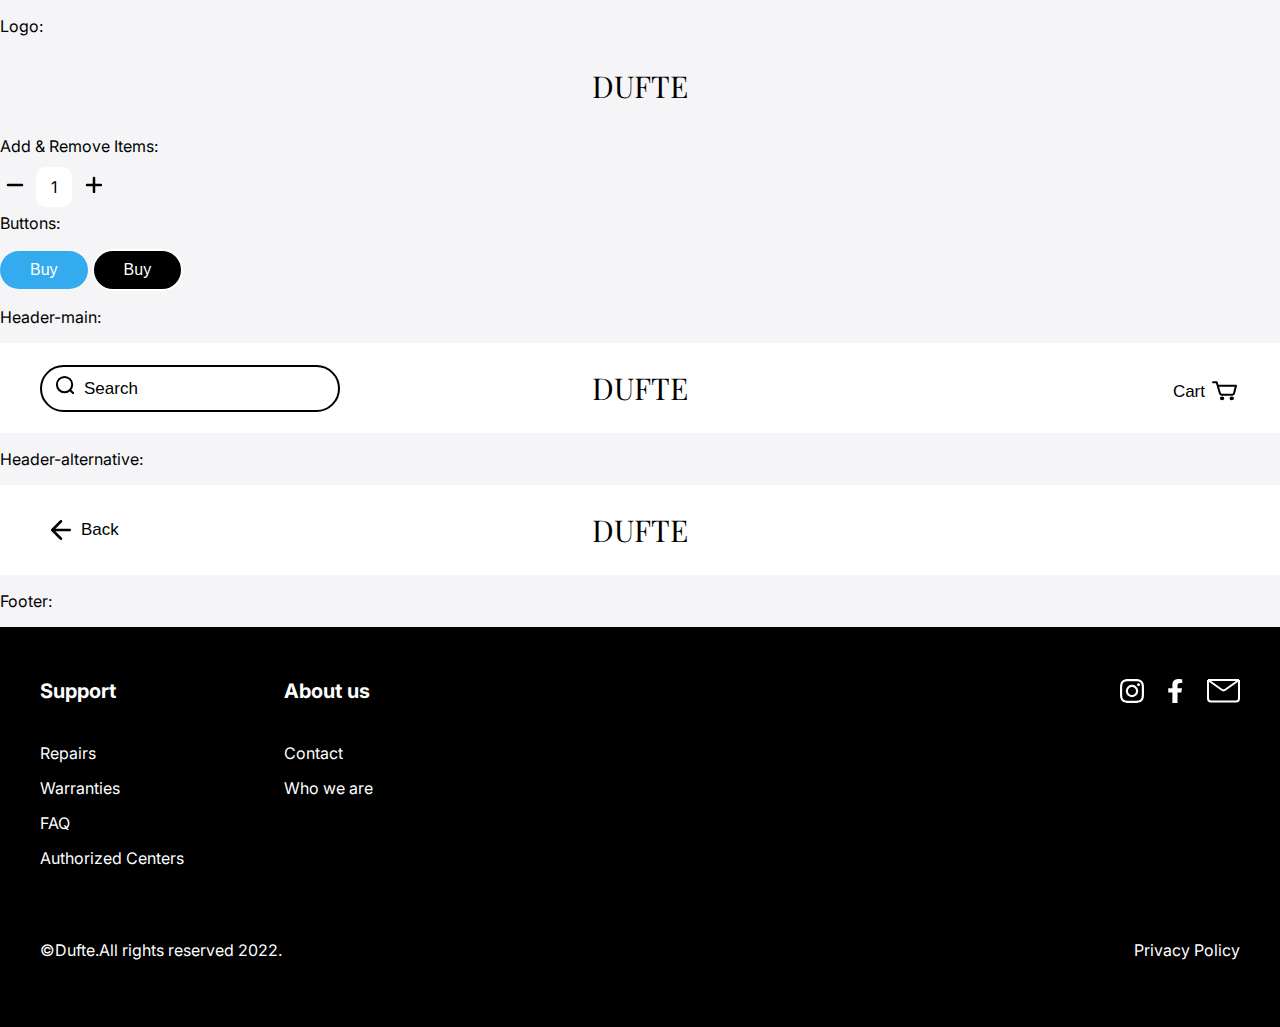
<file: design-system/design-system.html>
<!DOCTYPE html>
<html lang="en">
  <head>
    <meta charset="UTF-8" />
    <meta http-equiv="X-UA-Compatible" content="IE=edge" />
    <meta name="viewport" content="width=device-width, initial-scale=1.0" />
    <link rel="preconnect" href="https://fonts.googleapis.com"><link rel="preconnect" href="https://fonts.gstatic.com" crossorigin><link href="https://fonts.googleapis.com/css2?family=Inter:wght@400;700&family=Playfair+Display:wght@500&display=swap" rel="stylesheet">
    <link rel="stylesheet" href="./styles/styles.css">
    <title>Design System</title>
  </head>
  <body>
    <p>Logo:</p>
    <p class="dufte-title">DUFTE</p>
    <p>Add & Remove Items:</p>
    <div class="quantity">
      <button class="quantity__btn--substract"><span class="visually-hidden">Remove one item</span></button>
      <span class="quantity__counter">1</span>
      <button class="quantity__btn--add"><span class="visually-hidden">Add another item</span></button>
    </div>
    <p>Buttons:</p>
    <button class="btn--lightblue">Buy</button>
    <button class="btn--black">Buy</button>
    <p>Header-main:</p>
    <header class="header">
      <div class="header__wrapper">
        <div class="header__searchbar">
          <button class="header__searchbar__icon"></button>
          <input class="header__search__input" type="search" placeholder="Search" name="search" >
        </div>
        <p class="dufte-title">DUFTE</p>
        <button class="header__cart"><span>Cart</span></button>
      </div>
    </header>
    <p>Header-alternative:</p>
    <header class="header">
      <div class="header__wrapper">
        <button class="header__btn-return"><span>Back</span></button>
        <p class="dufte-title">DUFTE</p>
      </div>
    </header>
    <p>Footer:</p>
    <footer>
      <div class="footer__wrapper">
        <div class="footer--flex">
          <div class="footer--flex">
            <div class="footer__list">
              <p>Support</p>
              <ul>
                <li><a href="#">Repairs</a></li>
                <li><a href="#">Warranties</a></li>
                <li><a href="#">FAQ</a></li>
                <li><a href="#">Authorized Centers</a></li>
              </ul>
            </div>
            <div class="footer__list footer__list--about-us">
              <p>About us</p>
              <ul>
                <li><a href="#">Contact</a></li>
                <li><a href="#">Who we are</a></li>
              </ul>
            </div>
          </div>
          <div class="footer__social">
            <a href="#" class="footer__social--instagram"><span class="visually-hidden">go to our instagram</span></a>
            <a href="#" class="footer__social--facebook"><span class="visually-hidden">go to our facebook</span></a>
            <a href="#" class="footer__social--email"><span class="visually-hidden">send us an email</span></a>
          </div>
        </div>
        <div class="footer__rights">
          <p>©Dufte.All rights reserved 2022.</p>
          <p>Privacy Policy</p>
        </div>
      </div>
    </footer>
  </body>
</html>
</file>
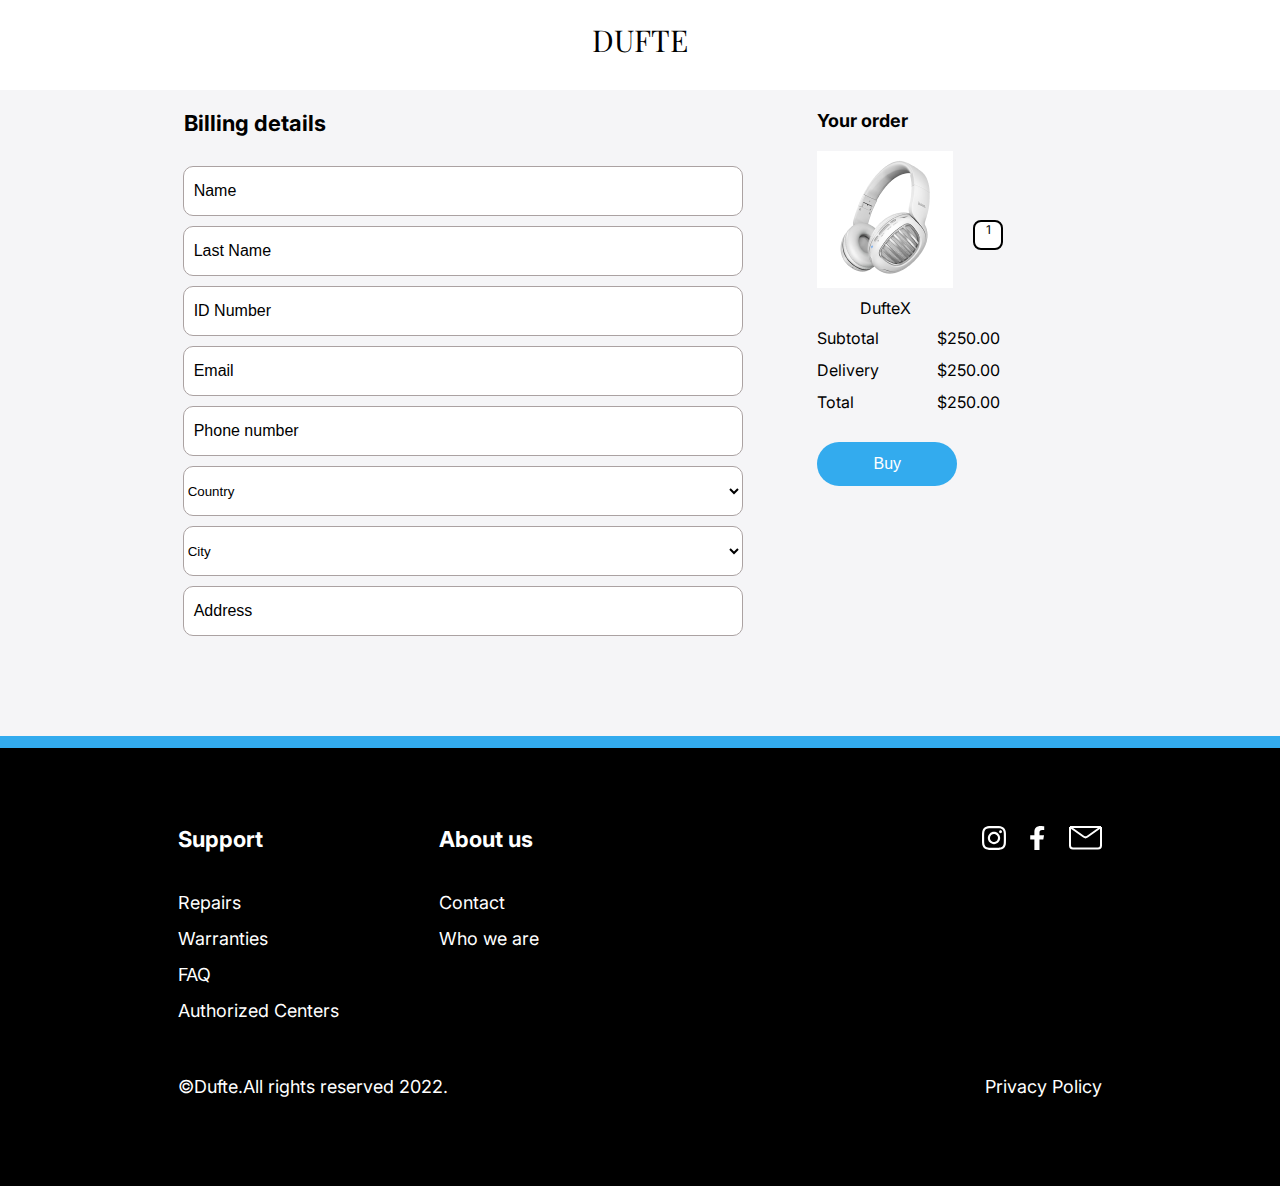
<file: payment/payment.html>
<!DOCTYPE html>
<html lang="en">
<head>
  <meta charset="UTF-8">
  <meta http-equiv="X-UA-Compatible" content="IE=edge">
  <meta name="viewport" content="width=device-width, initial-scale=1.0">
  <link rel="preconnect" href="https://fonts.googleapis.com"><link rel="preconnect" href="https://fonts.gstatic.com" crossorigin><link href="https://fonts.googleapis.com/css2?family=Inter:wght@400;700&family=Playfair+Display:wght@500&display=swap" rel="stylesheet">
  <link rel="stylesheet" href="../styles/styles.css">
  <title>DUFTE | Payment</title>
</head>
<body>
  <header class="header">
    <div class="header__title--padding">
      <p class="dufte-title">DUFTE</p>
    </div>
  </header>
  <main>
    <section class="payment">
      <div class="payment-box">
        <h1>Billing details</h1>
        <form class="payment-form">
          <label for="name">
            <input type="text" name="name" placeholder="Name" class="payment-form__input">
          </label>
          <label for="last-name">
            <input type="text" name="last-name" placeholder="Last Name" class="payment-form__input">
          </label>
          <label for="id-number">
            <input type="text" name="id-number" placeholder="ID Number" class="payment-form__input">
          </label>
          <label for="email">
            <input type="email" name="email" placeholder="Email" class="payment-form__input">
          </label>
          <label for="phone-number">
            <input type="tel" name="phone-number" placeholder="Phone number" class="payment-form__input">
          </label>
          <label for="country">
            <select name="country" id="country" class="payment-form__input">
              <option value="country"  selected="selected"> Country</option>
              <option value="costa-rica">Costa Rica</option>
              <option value="spain">Spain</option>
              <option value="france">France</option>
              <option value="belgium">Belgium</option>
              <option value="japan">japan</option>
              <option value="china">China</option>
              <option value="netherlands">Netherlands</option>
            </select>
          </label>
          <label for="city">
            <select name="city" id="city" class="payment-form__input">
              <option value="city" selected="selected"> City</option>
              <option value="cartago">Cartago</option>
              <option value="madrid">Madrid</option>
              <option value="paris">Paris</option>
              <option value="brussels">Brussels</option>
              <option value="tokio">Tokio</option>
              <option value="hong-kong">Hong Kong</option>
              <option value="amsterdam">Amsterdam</option>
            </select>
          </label>
          <label for="address">
            <input type="text" id="address" name="address" placeholder="Address" class="payment-form__input">
          </label>
        </form>
      </div>
      <div class="payment-product">
        <h3>Your order</h3>
        <div class="payment-product__price">
          <div class="payment-product__elements">
            <img src="../images/payment-headphones.png" alt="Headset" class="payment-product__img">
            <p>DufteX</p>
          </div>
          <div class="payment-product__quantity">
            <span> 1 </span>
          </div>
        </div>
        <div class="payment-product__price payment-product__price--line">
          <p>Subtotal</p>
          <p>$250.00</p>
        </div>
        <div class="payment-product__price payment-product__price--line">
          <p>Delivery</p>
          <p>$250.00</p>
        </div>
        <div class="payment-product__price">
          <p>Total</p>
          <p>$250.00</p>
        </div>
        <div class= "payment-product__price">
        <button class="payment-product__button btn--lightblue">Buy</button>
        </div>
      </div>
    </section>
  </main>
  <footer class="footer">
    <div class="footer__stroke"></div>
    <div class="footer-wrapper">
      <div class="footer--flex">
        <div class="footer-info--flex">
          <div class="footer__list">
            <p>Support</p>
            <ul>
              <li><a href="#">Repairs</a></li>
              <li><a href="#">Warranties</a></li>
              <li><a href="#">FAQ</a></li>
              <li><a href="#">Authorized Centers</a></li>
            </ul>
          </div>
          <div class="footer__list footer__list--margin">
            <p>About us</p>
            <ul>
              <li><a href="#">Contact</a></li>
              <li><a href="#">Who we are</a></li>
            </ul>
          </div>
        </div>
        <div class="footer-social">
          <a href="#" class="footer-social__instagram"><span class="visually-hidden">go to our instagram</span></a>
          <a href="#" class="footer-social__facebook"><span class="visually-hidden">go to our facebook</span></a>
          <a href="#" class="footer-social__email"><span class="visually-hidden">send us an email</span></a>
        </div>
      </div>
      <div class="footer__rights">
        <p>©Dufte.All rights reserved 2022.</p>
        <p>Privacy Policy</p>
      </div>
    </div>
  </footer>
</body>
</html>
</file>
<file: styles/styles.css>
* {
  box-sizing: border-box;
  margin: 0;
  padding: 0;
}

body {
  background-color: #f5f5f7;
  font-family: "Inter", "sans-serif";
  font-size: 16px;
  margin: 0;
}

ul {
  padding: 0;
  list-style: none;
}

a {
  text-decoration: none;
  color: #000;
}

.dufte-title {
  font-family: "Playfair Display", "serif";
  font-size: 30px;
  text-align: center;
}

.visually-hidden {
  clip: rect(0 0 0 0);
  clip-path: inset(50%);
  height: 1px;
  overflow: hidden;
  position: absolute;
  white-space: nowrap;
  width: 1px;
}

.not-shown {
  display: none;
}

.btn--lightblue {
  display: inline-block;
  box-sizing: border-box;
  background-color: #33abee;
  color: #fff;
  font-size: 16px;
  border-style: none;
  padding: 10px 30px;
  border-radius: 50px;
  transition-duration: 0.3s;
  transition-property: transform;
}

.btn--lightblue:hover {
  background-color: #1294dc;
  transform: scale(1.1);
}

.btn--black {
  box-sizing: border-box;
  background-color: #000;
  color: #fff;
  border: 2px solid #fff;
  padding: 10px 30px;
  border-radius: 50px;
  transition-duration: 0.3s;
  transition-property: transform;
}

.btn--black:hover {
  background-color: #fff;
  color: #000;
  border: 2px solid #000;
  transform: scale(1.1);
}

.hero-section {
  background-color: #000;
  height: 550px;
  display: flex;
  justify-content: center;
  align-items: center;
  overflow: hidden;
}

.hero-section__info--title {
  font-weight: 400;
  font-size: 22px;
  text-align: center;
  margin: 0;
  color: #fff;
}

.hero-section__info--subtitle {
  font-size: 26px;
  font-weight: 700;
  text-align: center;
  margin: 20px 0;
  color: #fff;
}

.hero-section__info--description {
  margin: 0;
  text-align: center;
  color: #fff;
}

.hero-section__info--btn {
  display: flex;
  justify-content: center;
  margin-top: 40px;
}

.hero-section__info--btn a:first-child {
  margin-right: 20px;
}

.hero-section__info--btn .btn--black {
  padding: 10px 20px;
}

.hero-section__picture {
  position: relative;
  height: fit-content;
}

.hero-section__picture__img {
  display: block;
  margin: 40px auto 0 auto;
  width: 200px;
  position: relative;
}

.hero-section__picture__reflect {
  background: url(../../images/hero-headphones.png);
  background-size: cover;
  width: 200px;
  height: 200px;
  position: absolute;
  transform: scaleY(-1);
  bottom: -93%;
  left: 18%;
  opacity: 0.4;
}

@media (min-width: 768px) {
  .hero-section {
    height: 600px;
  }
  .hero-section--flex {
    display: flex;
    justify-content: space-between;
    align-items: center;
    width: 768px;
  }
  .hero-section__info--title {
    font-size: 26px;
  }
  .hero-section__info--subtitle {
    font-size: 32px;
    margin: 30px 0;
  }
  .hero-section__info--description {
    font-size: 18px;
  }
  .hero-section__info--btn {
    margin-top: 50px;
  }
  .hero-section__info--btn .btn--black {
    padding: 10px 25px;
  }
  .hero-section__picture__img {
    margin: 0;
    width: 350px;
  }
  .hero-section__picture__reflect {
    width: 350px;
    height: 350px;
    left: 0;
  }
}
@media (min-width: 1024px) {
  .hero-section {
    height: 750px;
  }
  .hero-section--flex {
    width: 1024px;
  }
  .hero-section__info--title {
    font-size: 32px;
  }
  .hero-section__info--subtitle {
    font-size: 38px;
    margin: 40px 0;
  }
  .hero-section__info--description {
    font-size: 22px;
  }
  .hero-section__info--btn {
    margin-top: 60px;
  }
  .hero-section__info--btn a:first-child {
    margin-right: 30px;
  }
  .hero-section__info--btn .btn--black {
    padding: 15px 35px;
  }
  .hero-section__picture__img {
    margin: 0;
    width: 500px;
  }
  .hero-section__picture__reflect {
    width: 500px;
    height: 500px;
    left: 0;
  }
}
.visualizer {
  min-width: 320px;
  margin: 20px auto 0;
  display: flex;
  justify-content: space-evenly;
}

.visualizer__box {
  position: relative;
}

.visualizer__box__img {
  width: 80px;
  height: 90px;
  display: block;
  margin: 0 auto;
  margin-bottom: 10px;
  transition-duration: 0.3s;
  transition-property: transform;
}

.visualizer__box__anchor {
  text-align: center;
  font-size: 12px;
  transition-duration: 0.3s;
  transition-property: transform;
}

.visualizer__box__anchor--align {
  text-align: center;
}

.visualizer__box .visualizer__box__anchor::after {
  content: "";
  cursor: pointer;
  position: absolute;
  top: 0;
  right: 0;
  left: 0;
  bottom: 0;
}

.visualizer__box:hover .visualizer__box__img {
  transform: scale(1.1);
}

.visualizer__box:hover .visualizer__box__anchor {
  transform: scale(1.1);
  transform: translateY(5px);
  font-weight: 700;
}

@media (min-width: 768px) {
  .visualizer {
    min-width: 768px;
    width: 100%;
    max-width: 860px;
    margin-top: 50px;
    overflow-x: scroll;
    padding: 20px 10px 5px;
  }
  .visualizer__box__img {
    width: 200px;
    height: 250px;
    margin-bottom: 20px;
  }
  .visualizer__box__anchor {
    font-size: 20px;
  }
}
@media (min-width: 1024px) {
  .visualizer {
    min-width: 1024px;
    width: 100%;
    max-width: 1200px;
    margin-top: 100px;
    overflow-x: scroll;
  }
  .visualizer__box__img {
    width: 280px;
    height: 330px;
    margin-bottom: 30px;
  }
  .visualizer__box__anchor {
    font-size: 24px;
  }
}
.quantity__btn--add, .quantity__btn--substract {
  position: relative;
  box-sizing: border-box;
  background: none;
  border: none;
  cursor: pointer;
}

.quantity__btn--add::after {
  display: inline-block;
  width: 20px;
  height: 20px;
  content: "";
  background: url("../../icons/plus-icon.svg") no-repeat;
}

.quantity__btn--add:active::after {
  transform: scale(0.8);
}

.quantity__btn--substract::after {
  position: relative;
  top: 10px;
  display: inline-block;
  width: 20px;
  height: 20px;
  content: "";
  background: url("../../icons/substrat-icon.svg") no-repeat;
}

.quantity__btn--substract:active::after {
  transform: scale(0.8);
}

.quantity__counter {
  text-align: center;
  background-color: #fff;
  padding: 10px 15px;
  border-radius: 10px;
  margin: 0 10px;
}

.preview {
  margin-top: 20px;
}

.preview__gallery {
  position: relative;
  height: 380px;
}

.preview__gallery--flex {
  display: flex;
  justify-content: space-between;
  min-width: 320px;
  max-width: 380px;
  margin: 0 auto;
  position: relative;
  top: 250px;
}

.preview__gallery-pic {
  display: flex;
  justify-content: center;
  align-items: center;
  height: 110px;
  width: 110px;
  background-color: #fff;
}

.preview__gallery-pic:hover img {
  transform: scale(1.1);
  cursor: pointer;
}

.preview__gallery-pic img {
  width: 100px;
  transition-duration: 0.3s;
  transition-property: transform;
}

.preview__gallery--main {
  display: flex;
  justify-content: center;
  align-items: center;
  height: 200px;
  width: 230px;
  background-color: #fff;
  margin: auto;
  position: relative;
}

.preview__gallery--main img {
  width: 200px;
}

.preview__gallery-btn--left {
  background: none;
  border: none;
  cursor: pointer;
  position: absolute;
  left: -30px;
  top: 95px;
}

.preview__gallery-btn--right {
  background: none;
  border: none;
  cursor: pointer;
  position: absolute;
  left: 220px;
  top: 95px;
}

.preview__gallery--main {
  position: relative;
  width: fit-content;
  margin: auto;
  top: -80px;
  bottom: 0;
  left: 0;
  right: 0;
}

.preview__gallery-btn--left::after {
  display: inline-block;
  width: 20px;
  height: 20px;
  content: "";
  background: url(../icons/left-arrow.svg) no-repeat;
}

.preview__gallery-btn--right::after {
  display: inline-block;
  width: 20px;
  height: 20px;
  content: "";
  background: url(../icons/right-arrow.svg) no-repeat;
}

.preview__gallery-btn--right:active::after {
  transform: scale(0.8);
}

.preview__gallery-btn--left:active::after {
  transform: scale(0.8);
}

.product-customize {
  display: flex;
  justify-content: space-between;
  margin: 0 auto;
  min-width: 320px;
  max-width: 380px;
}

.product-customize__pricing {
  margin-right: 40px;
}

.product-customize__pricing--title {
  font-size: 26px;
  margin-top: 0;
  margin-bottom: 5px;
}

.product-customize__pricing--amount {
  font-size: 20px;
  margin: 0;
}

.product-customize__color--title {
  font-size: 20px;
  margin-bottom: 5px;
}

.product-customize__color input {
  appearance: none;
  -webkit-appearance: none;
  -moz-appearance: none;
  margin: 0;
  width: 25px;
  height: 25px;
  border-radius: 50%;
  transition-duration: 0.3s;
  transition-property: transform;
}

.product-customize__color input:nth-child(odd) {
  margin: 0 2px;
}

.product-customize__color input:hover {
  transform: scale(1.2);
}

.product-customize__color input:checked {
  border: 2.5px solid #33abee;
}

.product-customize__color--pink {
  background-color: #e9c8ea;
}

.product-customize__color--white {
  background-color: #fff;
  border: 1px solid #cccccc;
}

.product-customize__color--black {
  background-color: #000;
}

.product-customize__color--black-red {
  background: rgb(0, 0, 0);
  background: linear-gradient(90deg, rgb(0, 0, 0) 49%, rgb(90, 12, 12) 49%);
}

.product-customize__quantity--btn {
  width: fit-content;
  margin: 50px auto;
}

.product-customize__btn {
  width: fit-content;
  margin: 0 auto;
}

.product-customize__btn .btn--lightblue {
  margin-right: 10px;
}

.product__share {
  width: fit-content;
  margin: 40px auto;
}

.product__share a {
  display: inline-block;
  margin: 0 10px;
  transition-duration: 0.3s;
  transition-property: transform;
}

.product__share a:hover {
  transform: scale(1.1);
}

.product__share-title {
  font-weight: 700;
  font-size: 20px;
  text-align: center;
  margin-bottom: 20px;
}

.product__share-social--instagram::after {
  content: url(../../icons/instagram-black.svg);
}

.product__share-social--facebook::after {
  content: url(../../icons/facebook-black.svg);
}

.product__share-social--email::after {
  content: url(../../icons/email-black.svg);
}

.product__description {
  min-width: 320px;
  max-width: 700px;
  margin: 0 auto;
}

.product__description-title {
  font-weight: 700;
  font-size: 20px;
  margin: 0 0 20px 20px;
}

.product__description-info {
  background-color: #fff;
  margin: 0 20px;
  padding: 30px 40px;
}

.product__description-info li {
  list-style: disc;
}

@media (min-width: 768px) {
  .preview {
    margin-top: 40px;
  }
  .preview__gallery {
    height: fit-content;
    display: flex;
    width: fit-content;
    margin: 0 auto;
  }
  .preview__gallery--flex {
    display: grid;
    row-gap: 10px;
    justify-content: normal;
    min-width: auto;
    max-width: none;
    margin: 0;
    top: auto;
  }
  .preview__gallery-pic {
    height: 130px;
    width: 130px;
  }
  .preview__gallery-pic img {
    width: 120px;
  }
  .preview__gallery--main {
    height: initial;
    margin: 0 0 0 10px;
    top: auto;
    bottom: auto;
    left: auto;
    right: auto;
  }
  .preview__gallery--main img {
    width: 400px;
  }
  .preview__gallery-btn--left {
    display: none;
  }
  .preview__gallery-btn--right {
    display: none;
  }
  .product-customize {
    margin: 20px auto 0;
    width: 540px;
    min-width: initial;
    max-width: initial;
  }
  .product__description {
    min-width: 768px;
    max-width: 900px;
  }
}
@media (min-width: 1024px) {
  .preview {
    display: flex;
    width: fit-content;
    margin: 60px auto 0;
  }
  .preview__gallery--flex {
    row-gap: 15px;
  }
  .preview__gallery-pic {
    height: 150px;
    width: 150px;
  }
  .preview__gallery-pic img {
    width: 140px;
  }
  .preview__pic--main img {
    width: 450px;
  }
  .preview__gallery--main {
    width: 450px;
    margin: 0 0 0 15px;
  }
  .preview__list {
    margin: 0;
  }
  .preview__info {
    display: grid;
    row-gap: 10px;
    justify-content: stretch;
    align-items: stretch;
    width: fit-content;
    margin-left: 40px;
  }
  .product-customize {
    display: block;
    margin: 0;
    width: auto;
  }
  .product-customize__pricing {
    margin: 0 0 20px 0;
  }
  .product-customize__quantity--btn {
    margin: 0 0 30px 0;
  }
  .product__share {
    margin: 0;
  }
  .product__share-title {
    text-align: initial;
  }
  .product__share a {
    margin: 0;
  }
  .product__share a:nth-child(odd) {
    margin: 0 10px;
  }
  .product__description {
    min-width: 1024px;
    max-width: 1200px;
    margin-top: 60px;
  }
}
.header {
  background-color: #fff;
  height: 90px;
  padding: 0 10px;
}

.header-wrapper {
  display: flex;
  justify-content: space-between;
  align-items: center;
  position: relative;
  height: 100%;
  margin: 0 auto;
  padding: 20px;
}

.header__title--padding {
  padding: 20px;
  text-align: center;
}

.header__searchbar-input {
  visibility: hidden;
}

.header__searchbar-icon {
  background: none;
  border: none;
}

.header__searchbar-icon::after {
  display: inline-block;
  width: 20px;
  height: 20px;
  content: "";
  background: url("../icons/search-icon.svg") no-repeat;
}

.header__searchbar-icon:active::after {
  transform: scale(0.8);
}

.header .dufte-title {
  position: absolute;
  left: 50%;
  transform: translate(-50%);
}

.header__cart {
  border: none;
  background: none;
  cursor: pointer;
}

.header__cart span {
  visibility: hidden;
}

.header__cart::after {
  display: inline-block;
  width: 30px;
  height: 22px;
  content: "";
  background: url("../icons/shopping-cart.svg") no-repeat;
  position: relative;
  top: 5px;
}

@media (min-width: 1024px) {
  .header-wrapper {
    padding: 0 110px;
    max-width: 1200px;
  }
  .header__searchbar {
    border: 2px solid #000;
    border-radius: 25px;
    padding: 6px;
    width: 300px;
  }
  .header__searchbar-input {
    visibility: visible;
    border: none;
    padding: 5px 0;
    width: 80%;
    font-size: 17px;
  }
  .header__searchbar-input::placeholder {
    color: #000;
    visibility: visible;
  }
  .header__searchbar-input:focus-visible {
    outline: none;
  }
  .header__searchbar-input:focus-visible::placeholder {
    visibility: hidden;
  }
  .header__cart {
    position: relative;
    padding: 0;
  }
  .header__cart span {
    font-size: 17px;
    margin-right: 5px;
    visibility: visible;
  }
}
.footer {
  margin-top: 20px;
  background-color: #000;
  width: 100%;
  color: #fff;
  height: 400px;
  display: flex;
  justify-content: center;
  align-items: center;
  position: relative;
}

.footer__stroke {
  position: absolute;
  top: 0;
  width: 100%;
  height: 8px;
  background-color: #33abee;
}

.footer a {
  color: #fff;
  cursor: pointer;
  font-size: 12px;
}

.footer-wrapper {
  margin: 0 auto;
  padding: 0 50px;
  min-width: 320px;
  max-width: 600px;
  width: 100%;
}

.footer-info--flex {
  display: flex;
  justify-content: space-between;
}

.footer__list--margin {
  margin-left: 30px;
}

.footer__list p {
  font-weight: 700;
  font-size: 16px;
  margin: 0 0 15px 0;
}

.footer__list li {
  margin-bottom: 15px;
}

.footer-social {
  text-align: center;
  margin: 40px 0;
}

.footer-social__instagram::after {
  content: url(../icons/instagram-icon.svg);
  margin-right: 20px;
}

.footer-social__facebook::after {
  content: url(../icons/facebook-icon.svg);
}

.footer-social__email::after {
  content: url(../icons/email-icon.svg);
  margin-left: 20px;
}

.footer__rights {
  font-size: 12px;
  text-align: center;
}

@media (min-width: 768px) {
  .footer {
    height: 450px;
    margin-top: 40px;
  }
  .footer__stroke {
    height: 12px;
  }
  .footer-wrapper {
    min-width: 768px;
    max-width: 900px;
  }
  .footer__list--margin {
    margin-left: 80px;
  }
  .footer__list p {
    font-size: 20px;
  }
  .footer a {
    font-size: 14px;
  }
  .footer--flex {
    display: flex;
    justify-content: space-between;
  }
  .footer-social {
    margin: 0;
  }
  .footer__rights {
    font-size: 14px;
    text-align: left;
    display: flex;
    justify-content: space-between;
    margin-top: 40px;
  }
}
@media (min-width: 1024px) {
  .footer {
    margin-top: 60px;
  }
  .footer-wrapper {
    min-width: 900px;
    max-width: 1024px;
  }
  .footer__list--margin {
    margin-left: 100px;
  }
  .footer__list p {
    font-weight: 700;
    font-size: 22px;
    margin: 0 0 40px 0;
  }
  .footer a {
    font-size: 18px;
  }
  .footer__rights {
    font-size: 18px;
  }
}
.payment {
  width: 100%;
}
.payment h1 {
  margin-top: 20px;
  margin-bottom: 20px;
  text-align: center;
  font-size: 18px;
}
.payment h3 {
  margin-top: 20px;
  margin-bottom: 20px;
  text-align: center;
  font-size: 14px;
}
.payment p {
  font-size: 12px;
}

.payment-box {
  width: 100%;
}

.payment-form {
  display: flex;
  flex-direction: column;
  align-items: center;
  text-align: center;
}

.payment-form__input {
  width: 200px;
  height: 30px;
  border: 1px solid #aba2a2;
  border-radius: 3px;
  margin-bottom: 10px;
  background-color: #fff;
}

::placeholder {
  color: #000;
  padding-left: 10px;
  font-size: 12px;
}

.payment-product {
  width: 100%;
  display: flex;
  flex-direction: column;
  align-items: center;
}

.payment-product__price {
  display: flex;
  justify-content: center;
  align-items: center;
  margin-bottom: 10px;
  gap: 20px;
}

.payment-product__price p:first-child {
  width: 100px;
}

.payment-product__price--line {
  border-bottom: 2px solid #f5f5f7;
}

.payment-product__elements {
  display: flex;
  flex-direction: row-reverse;
  align-items: center;
  gap: 10px;
}

.payment-product__quantity {
  background-color: #fff;
  font-size: 12px;
  border: 2px solid;
  border-radius: 8px;
  width: 30px;
  height: 30px;
  text-align: center;
}

.payment-product__button {
  margin-top: 20px;
  margin-bottom: 50px;
}

@media (min-width: 768px) {
  .payment {
    width: 100%;
  }
  .payment h1 {
    font-size: 20px;
  }
  .payment h3 {
    font-size: 18px;
  }
  .payment p {
    font-size: 14px;
  }
  .payment ::placeholder {
    font-size: 14px;
  }
  .payment-form {
    margin: 30px;
  }
  .payment-form__input {
    width: 560px;
    height: 50px;
    border-radius: 10px;
  }
  .payment-product__button {
    width: 140px;
    height: 44px;
  }
}
@media (min-width: 1024px) {
  .payment {
    width: 1024px;
    margin: 0 auto;
    display: flex;
    justify-content: center;
    gap: 20px;
  }
  .payment h1 {
    font-size: 22px;
    text-align: left;
    margin-left: 56px;
  }
  .payment h3 {
    font-size: 18px;
  }
  .payment p {
    font-size: 16px;
  }
  .payment ::placeholder {
    font-size: 16px;
  }
  .payment-product {
    width: 50%;
    display: flex;
    flex-direction: column;
    align-items: flex-start;
  }
  .payment-product__elements {
    display: flex;
    flex-direction: column;
  }
}
.cart {
  min-height: 350px;
  background-color: #f5f5f7;
  padding: 20px;
  position: fixed;
  z-index: 2;
  top: 0;
  right: 0;
  display: none;
  box-shadow: -2px 3px 5px 2px rgba(0, 0, 0, 0.2);
}

.cart:target {
  display: block;
}

.cart__close-btn {
  border: none;
  background-color: transparent;
  display: inline-block;
}

.cart__close-btn::after {
  display: inline-block;
  width: 25px;
  height: 20px;
  content: "";
  background: url(../icons/close-remove-icon.svg) no-repeat;
  background-size: 100%;
}

.cart__close-btn:active::after {
  transform: scale(0.8);
}

.cart-wrapper {
  display: flex;
  align-items: center;
  margin-top: 20px;
}

.cart-wrapper__btn {
  border: none;
  background: transparent;
}

.cart-wrapper__btn::after {
  display: inline-block;
  width: 15px;
  height: 15px;
  content: "";
  background: url(../icons/close-remove-icon.svg) no-repeat;
  background-size: 100%;
}

.cart-wrapper__btn:active::after {
  transform: scale(0.8);
}

.cart-wrapper__img {
  width: 100px;
  margin: 0 10px;
}

.cart-wrapper__info {
  padding-left: 20px;
  border-left: 2px solid #a0a0b3;
}

.cart-wrapper__info .btn--lightblue {
  margin-top: 30px;
}

.cart-wrapper__info-details p {
  margin-bottom: 10px;
}

.cart-wrapper__info-details-color {
  height: 20px;
  width: 20px;
  margin-bottom: 15px;
  background-color: #fff;
  border-radius: 50%;
  border: solid 2px #999999;
}

.cart-wrapper__info-details-quantity .quantity__counter {
  margin: 0;
}

@media (min-width: 768px) {
  .cart-wrapper__img {
    margin: 0 20px;
  }
  .cart-wrapper__info {
    padding-left: 30px;
    border-left: 2px solid #a0a0b3;
    display: flex;
    align-items: center;
  }
  .cart-wrapper__info .btn--lightblue {
    margin: 0 0 0 30px;
  }
}
@media (min-width: 1024px) {
  .cart-wrapper__img {
    margin: 0 40px;
  }
  .cart-wrapper__info {
    padding-left: 40px;
    border-left: 2px solid #a0a0b3;
    display: flex;
    align-items: center;
  }
  .cart-wrapper__info-details p {
    margin-bottom: 20px;
  }
  .cart-wrapper__info .btn--lightblue {
    margin: 0 0 0 30px;
  }
  .cart-wrapper__info-details-color {
    height: 25px;
    width: 25px;
    margin-bottom: 20px;
  }
}
.confirmCont {
  padding: 51px 0;
  width: 100%;
  background-color: #fff;
}

.confirmCont__descript {
  width: 85%;
  margin: 0 auto;
}

.confirm__list {
  font-size: 12px;
  font-weight: 600;
  display: flex;
  justify-content: space-between;
}

.confirmCont__datas {
  display: flex;
  padding: 5px 0;
  border-top: 2px solid gray;
  border-bottom: 2px solid gray;
  align-items: center;
  justify-content: space-between;
  margin: 10px 0px 20px;
}

.confirmCont__datasimgCont {
  width: 60px;
  height: 60px;
}

.confirmCont__img {
  width: 100%;
  height: 100%;
}

.confirmCont__datasText {
  font-size: 12px;
  width: 55px;
  text-align: center;
}

.addBtn {
  background-color: white;
  border: none;
  color: gray;
  font-size: 14px;
  margin: 5px 0px 25px 0px;
  cursor: pointer;
}

.addBtn:hover {
  transform: scale(1.1);
}

.addBtn:active::after {
  background-size: 99%;
}

.confirmCont__btns {
  display: flex;
  justify-content: space-between;
  align-items: center;
}

@media (min-width: 768px) {
  .addBtn {
    font-size: 20px;
  }
  .confirmCont__datasText {
    font-size: 18px;
    width: 90px;
  }
  .confirmCont__btns .buyInfoContent__paybtn {
    font-size: 20px;
  }
  .confirm__list {
    font-size: 18px;
  }
  .confirmCont__datasimgCont {
    width: 90px;
    height: 85px;
  }
}
@media (min-width: 1024px) {
  .addBtn {
    font-size: 24px;
  }
  .confirmCont__datasText {
    font-size: 22px;
    width: 100px;
  }
  .confirm__list {
    font-size: 22px;
  }
  .confirmCont__datasimgCont {
    width: 105px;
    height: 100px;
  }
  .confirmCont__btns .buyInfoContent__paybtn {
    font-size: 24px;
  }
}

/*# sourceMappingURL=styles.css.map */
</file>
<file: design-system/styles/styles.css>
* {
  box-sizing: border-box;
}

body {
  background-color: #f5f5f7;
  font-family: "Inter", "sans-serif";
  font-size: 16px;
  margin: 0;
}

ul {
  padding: 0;
  list-style: none;
}

a {
  text-decoration: none;
}

.dufte-title {
  font-family: "Playfair Display", "serif";
  font-size: 30px;
  text-align: center;
}

.visually-hidden {
  clip: rect(0 0 0 0);
  clip-path: inset(50%);
  height: 1px;
  overflow: hidden;
  position: absolute;
  white-space: nowrap;
  width: 1px;
}

.quantity__btn--add, .quantity__btn--substract {
  position: relative;
  box-sizing: border-box;
  background: none;
  border: none;
  cursor: pointer;
}

.quantity__btn--add::after {
  display: inline-block;
  width: 20px;
  height: 20px;
  content: "";
  background: url("../../icons/plus-icon.svg") no-repeat;
}

.quantity__btn--add:active::after {
  background-size: 99%;
}

.quantity__btn--substract::after {
  position: relative;
  top: 10px;
  display: inline-block;
  width: 20px;
  height: 20px;
  content: "";
  background: url("../../icons/substrat-icon.svg") no-repeat;
}

.quantity__btn--substract:active::after {
  background-size: 80%;
}

.quantity__counter {
  text-align: center;
  background-color: #fff;
  padding: 10px 15px;
  border-radius: 10px;
}

.btn--lightblue {
  box-sizing: border-box;
  background-color: #33abee;
  color: #fff;
  font-size: 16px;
  border-style: none;
  padding: 10px 30px;
  border-radius: 50px;
  transition-duration: 0.3s;
  transition-property: transform;
}

.btn--lightblue:hover {
  background-color: #1294dc;
  transform: scale(1.1);
}

.btn--black {
  box-sizing: border-box;
  background-color: #000;
  color: #fff;
  font-size: 16px;
  border: 2px solid #fff;
  padding: 10px 30px;
  border-radius: 50px;
  transition-duration: 0.3s;
  transition-property: transform;
}

.btn--black:hover {
  background-color: #fff;
  color: #000;
  border: 2px solid #000;
  transform: scale(1.1);
}

.header {
  background-color: #fff;
  height: 90px;
  padding: 0 10px;
}

.header__wrapper {
  display: flex;
  justify-content: space-between;
  align-items: center;
  position: relative;
  height: 100%;
  width: 1200px;
  margin: 0 auto;
}

.header__searchbar {
  border: 2px solid #000;
  border-radius: 25px;
  padding: 6px;
  width: 300px;
}

.header__searchbar__icon {
  background: none;
  border: none;
}

.header__searchbar__icon::after {
  display: inline-block;
  width: 20px;
  height: 20px;
  content: "";
  background: url("../../../icons/search-icon.svg") no-repeat;
}

.header__searchbar__icon:active::after {
  background-size: 99%;
}

.header__search__input {
  border: none;
  padding: 5px 0;
  width: 80%;
  font-size: 17px;
}

.header__search__input::placeholder {
  color: #000;
}

.header__search__input:focus-visible {
  outline: none;
}

.header__search__input:focus-visible::placeholder {
  visibility: hidden;
}

.header .dufte-title {
  position: absolute;
  left: 50%;
  transform: translate(-50%);
}

.header__cart {
  position: relative;
  padding: 0;
  border: none;
  background: none;
  cursor: pointer;
}

.header__cart span {
  font-size: 17px;
  margin-right: 5px;
}

.header__cart::after {
  display: inline-block;
  width: 30px;
  height: 22px;
  content: "";
  background: url("../../icons/shopping-cart.svg") no-repeat;
  position: relative;
  top: 5px;
}

.header__btn-return {
  background: none;
  border: none;
  display: flex;
  align-items: center;
}

.header__btn-return span {
  display: inline-block;
  font-size: 17px;
  margin-left: 5px;
}

.header__btn-return::before {
  display: inline-block;
  width: 30px;
  height: 30px;
  content: "";
  background: url("../../icons/arrow-left.svg") no-repeat;
  background-size: 100%;
}

.header__btn-return:active::before {
  background-size: 95%;
}

footer {
  background-color: #000;
  width: 100%;
  color: #fff;
  height: 400px;
  display: flex;
  justify-content: center;
  align-items: center;
}

footer a {
  color: #fff;
}

.footer__wrapper {
  margin: 0 auto;
  width: 1200px;
}

.footer--flex {
  display: flex;
  justify-content: space-between;
}

.footer__list--about-us {
  margin-left: 100px;
}

.footer__list p {
  font-weight: 700;
  font-size: 20px;
  margin: 0 0 40px 0;
}

.footer__list li {
  margin-bottom: 15px;
}

.footer__social--instagram::after {
  content: url(../../icons/instagram-icon.svg);
  margin-right: 20px;
}

.footer__social--facebook::after {
  content: url(../../icons/facebook-icon.svg);
}

.footer__social--email::after {
  content: url(../../icons/email-icon.svg);
  margin-left: 20px;
}

.footer__rights {
  display: flex;
  justify-content: space-between;
  margin-top: 40px;
}

/*# sourceMappingURL=styles.css.map */
</file>
